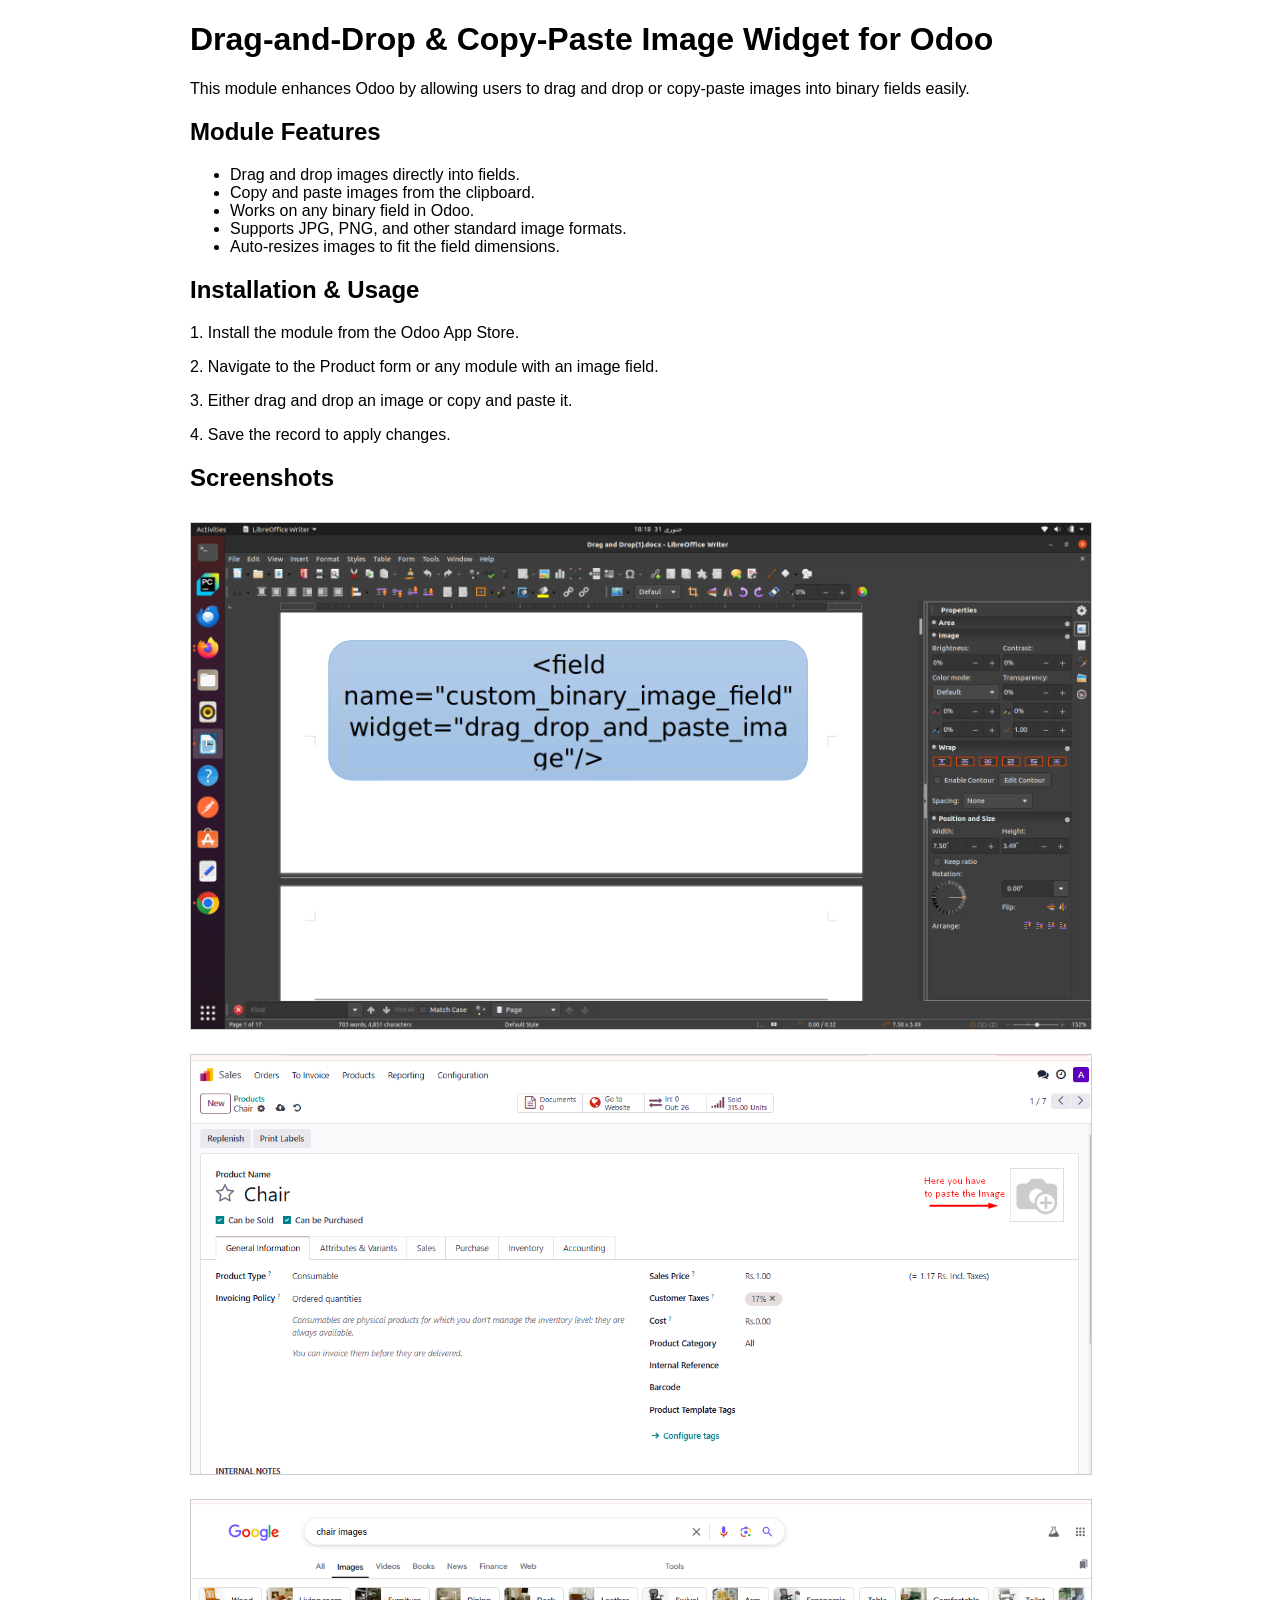
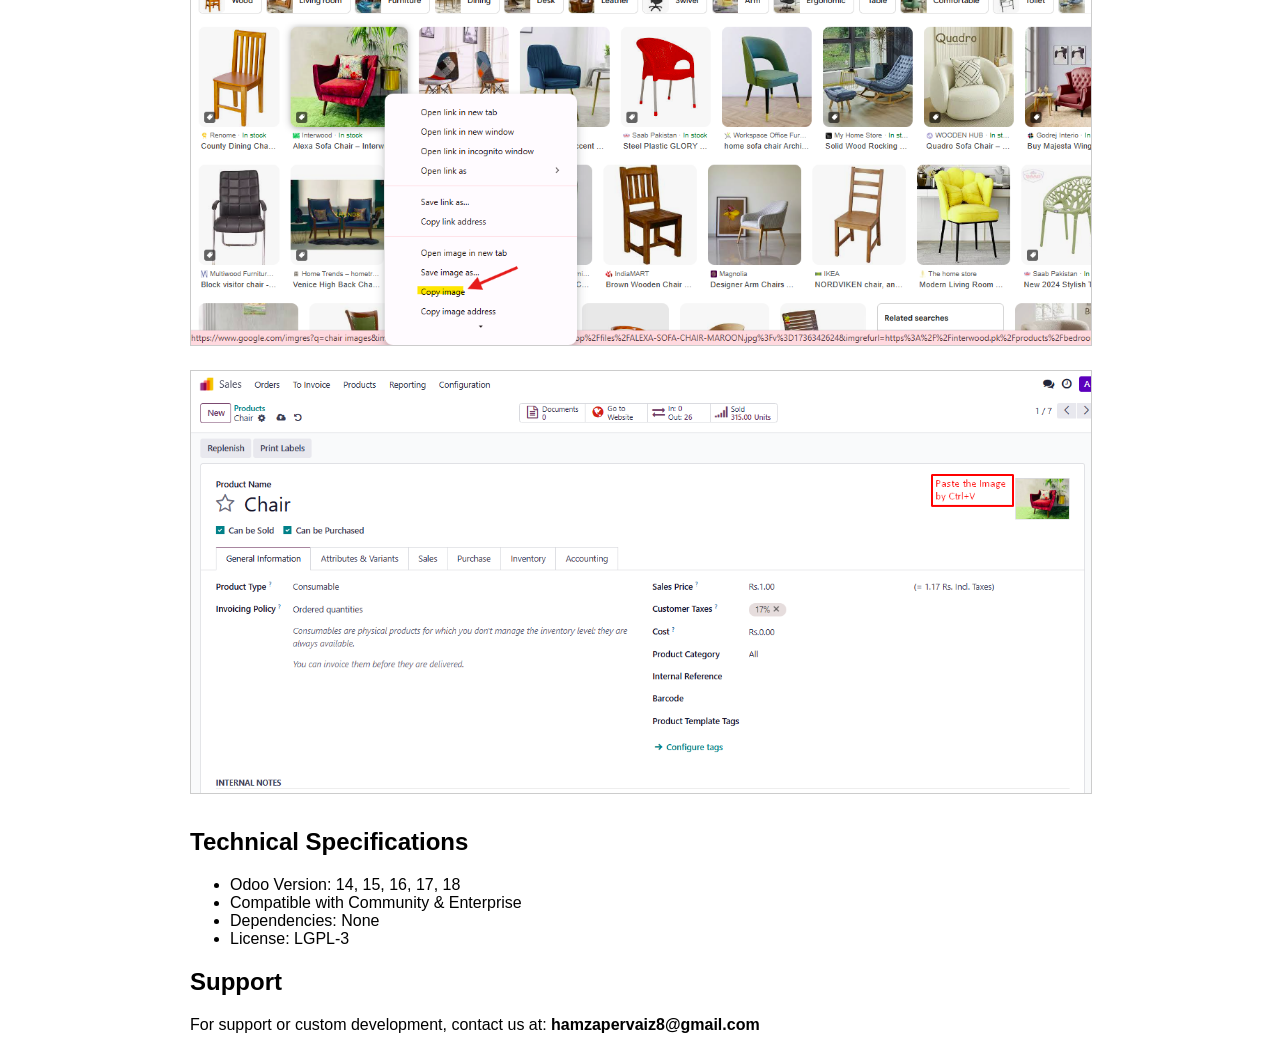
<file: drag_and_drop_binary_field/static/description/index.html>
<!DOCTYPE html>
<html lang="en">
<head>
    <meta charset="UTF-8">
    <meta name="viewport" content="width=device-width, initial-scale=1.0">
    <title>Odoo Module - Drag and Drop Image Widget</title>
    <style>
        body {
            font-family: Arial, sans-serif;
            margin: 20px;
            text-align: center;
        }
        .container {
            max-width: 900px;
            margin: auto;
            text-align: left;
        }
        .screenshot {
            width: 100%;
            border: 1px solid #ccc;
            margin: 10px 0;
        }
        .section {
            margin-bottom: 20px;
        }
    </style>
</head>
<body>
    <div class="container">
        <h1>Drag-and-Drop & Copy-Paste Image Widget for Odoo</h1>
        <p>This module enhances Odoo by allowing users to drag and drop or copy-paste images into binary fields easily.</p>
        
        <div class="section">
            <h2>Module Features</h2>
            <ul>
                <li>Drag and drop images directly into fields.</li>
                <li>Copy and paste images from the clipboard.</li>
                <li>Works on any binary field in Odoo.</li>
                <li>Supports JPG, PNG, and other standard image formats.</li>
                <li>Auto-resizes images to fit the field dimensions.</li>
            </ul>
        </div>
        
        <div class="section">
            <h2>Installation & Usage</h2>
            <p>1. Install the module from the Odoo App Store.</p>
            <p>2. Navigate to the Product form or any module with an image field.</p>
            <p>3. Either drag and drop an image or copy and paste it.</p>
            <p>4. Save the record to apply changes.</p>
        </div>
        
        <div class="section">
            <h2>Screenshots</h2>
            <img class="screenshot" src="screenshot1.png" alt="Drag and Drop Example">
            <img class="screenshot" src="screenshot2.png" alt="Copy-Paste Example">
            <img class="screenshot" src="screenshot3.png" alt="Copy-Paste Example">
                        <img class="screenshot" src="screenshot4.png" alt="Copy-Paste Example">
        </div>
        
        <div class="section">
            <h2>Technical Specifications</h2>
            <ul>
                <li>Odoo Version: 14, 15, 16, 17, 18</li>
                <li>Compatible with Community & Enterprise</li>
                <li>Dependencies: None</li>
                <li>License: LGPL-3</li>
            </ul>
        </div>
        
        <div class="section">
            <h2>Support</h2>
            <p>For support or custom development, contact us at: <strong>hamzapervaiz8@gmail.com</strong></p>
        </div>
    </div>
</body>
</html>
</file>
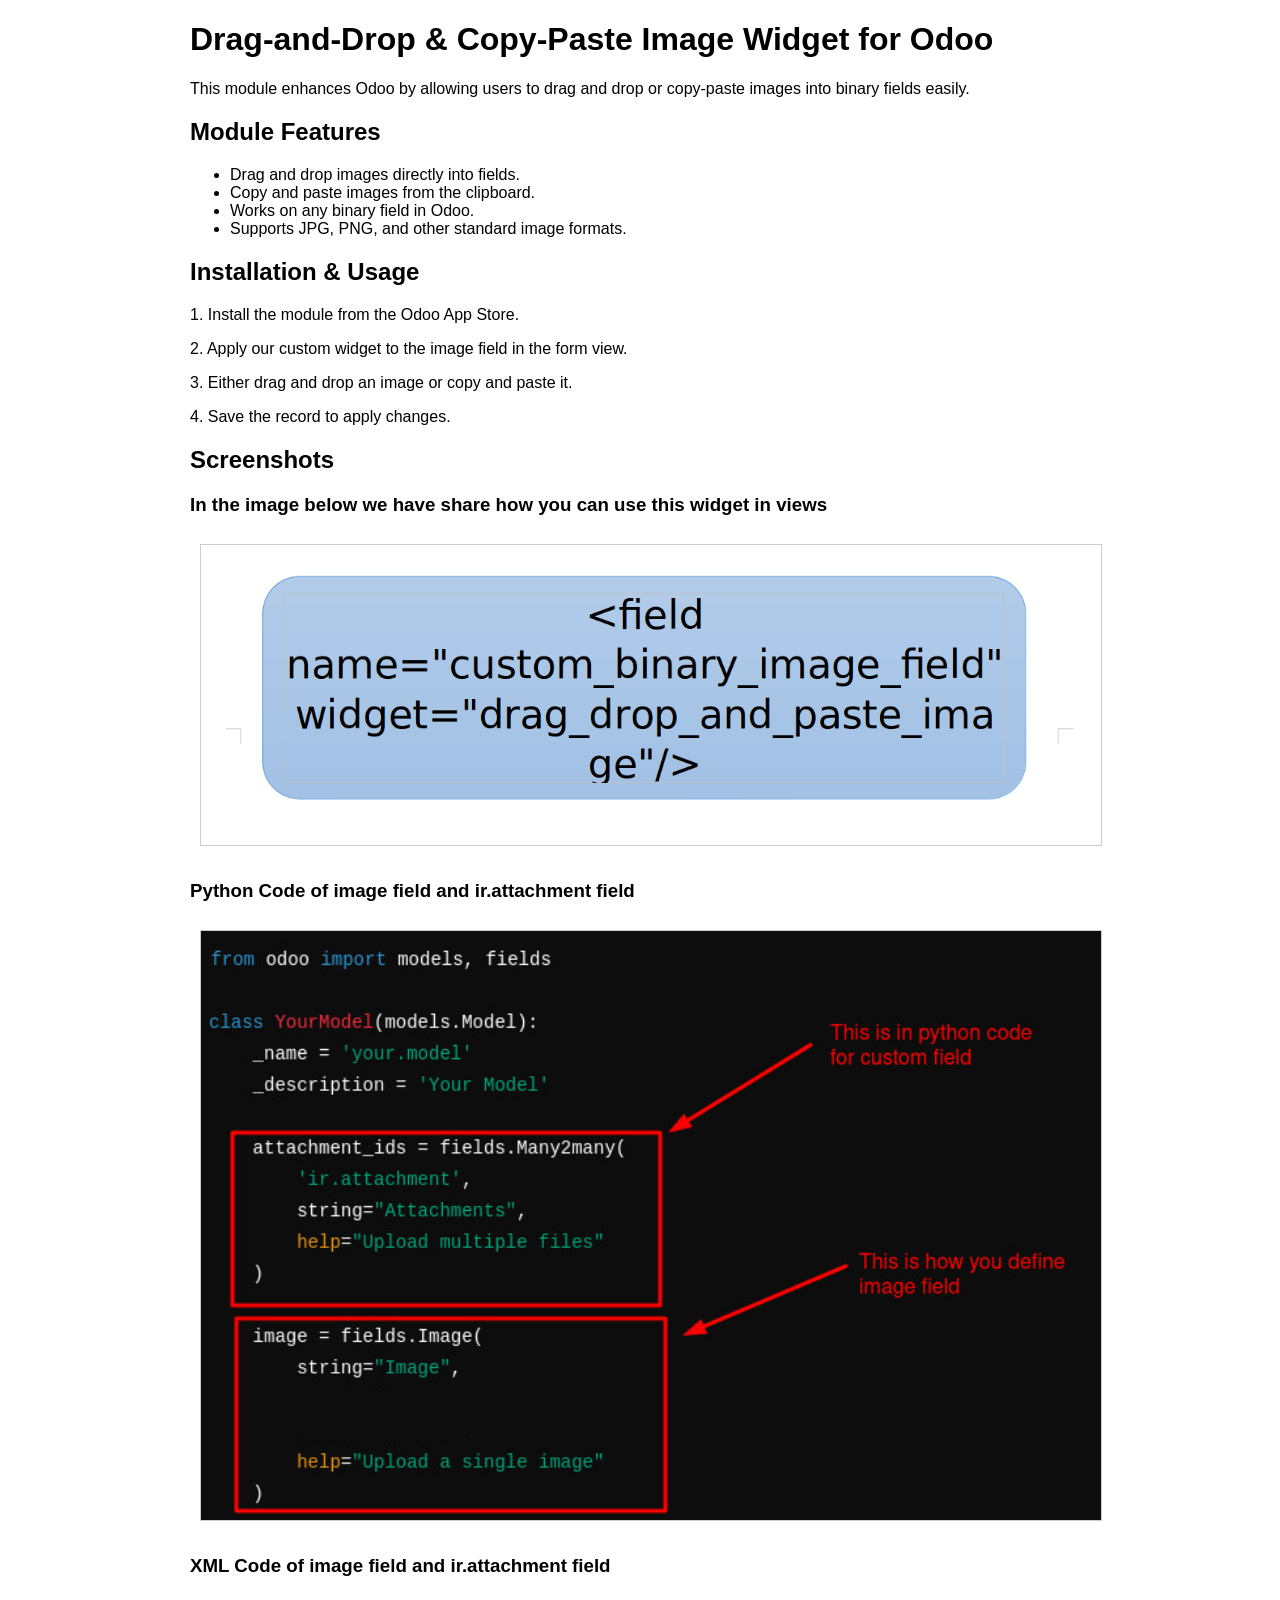
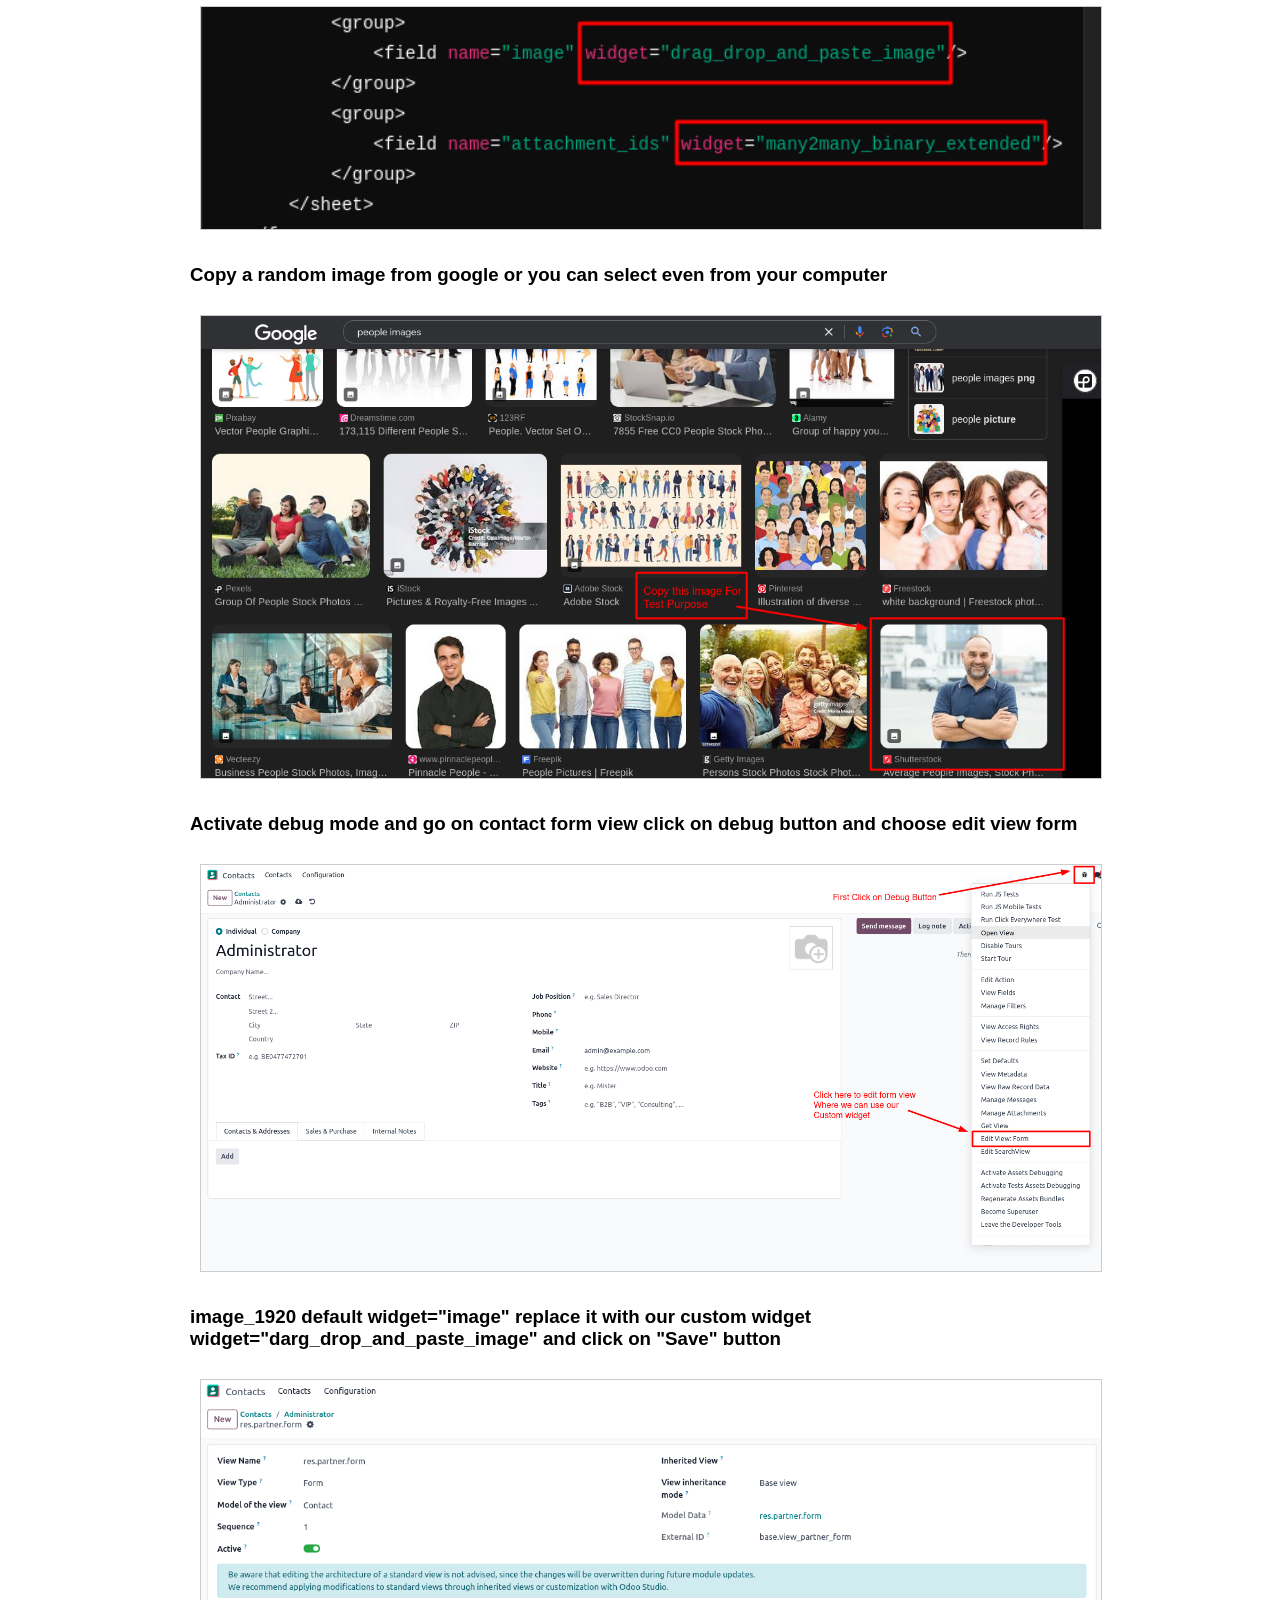
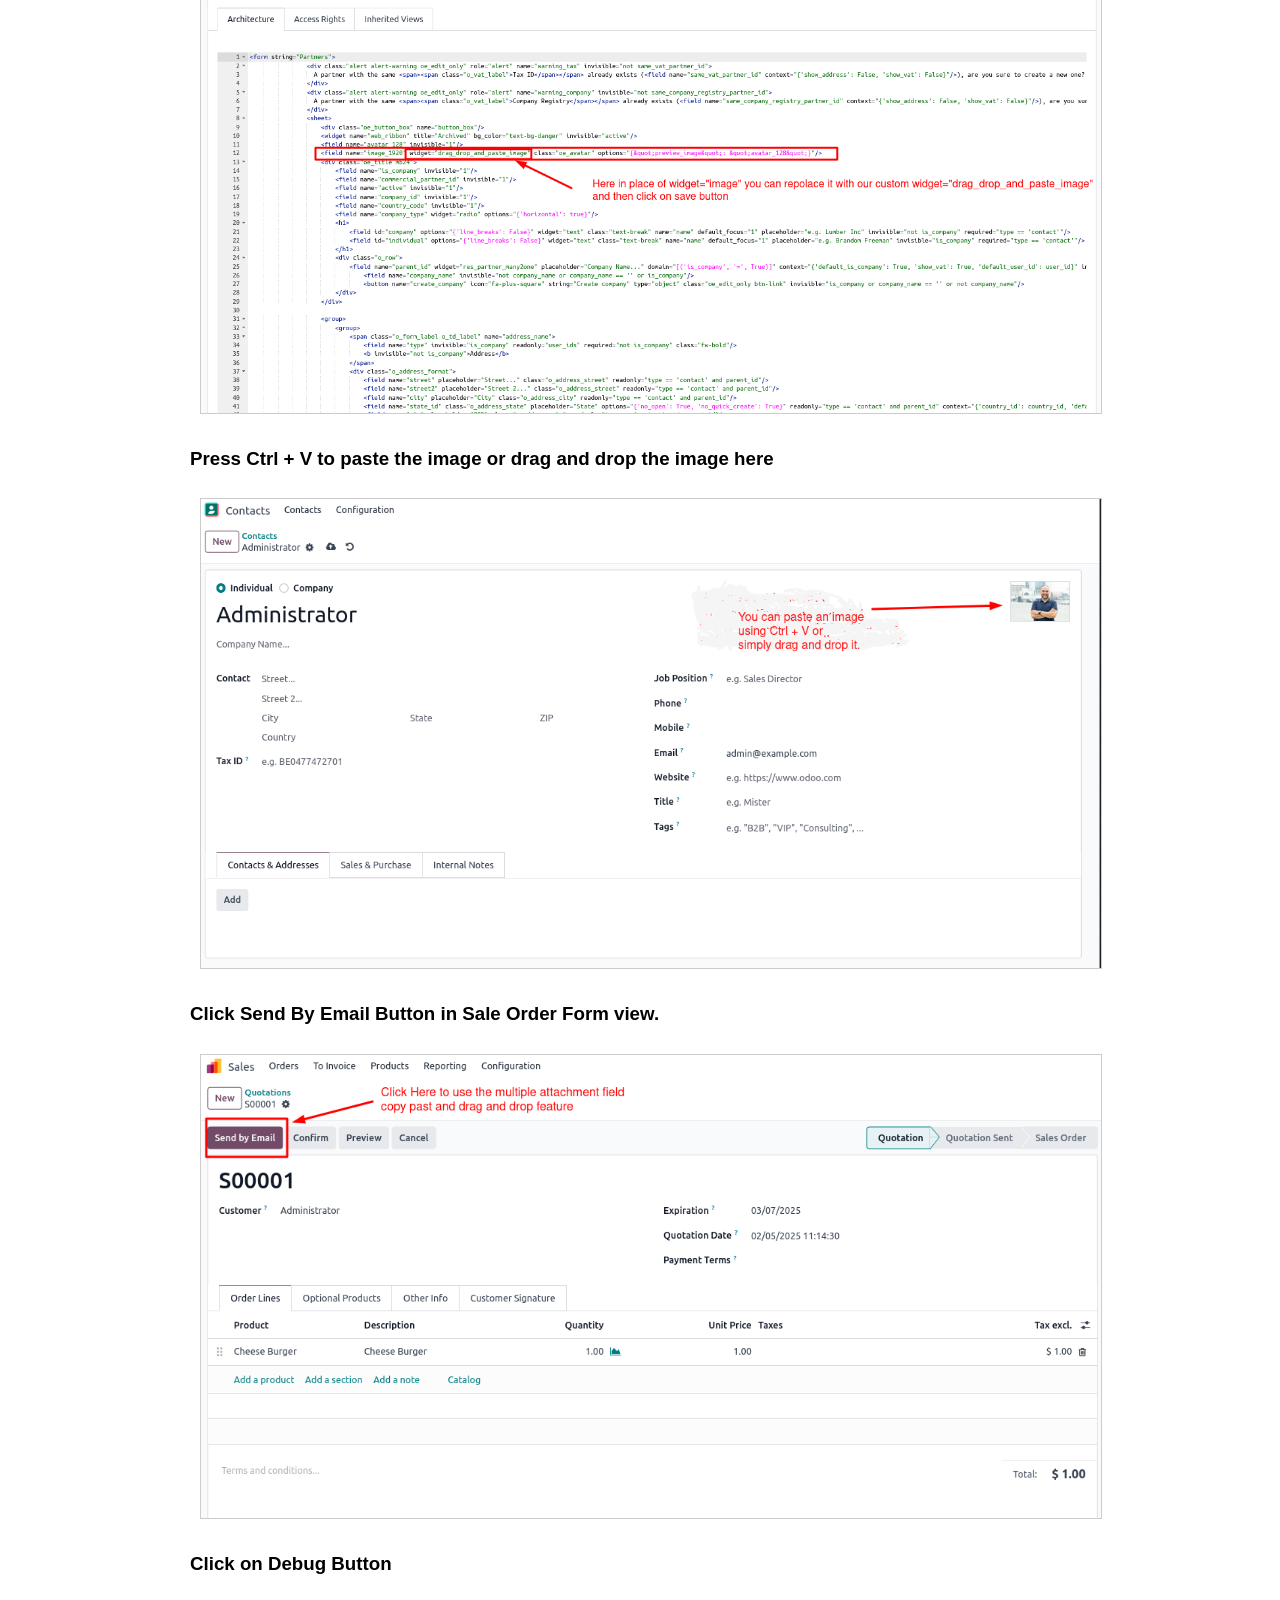
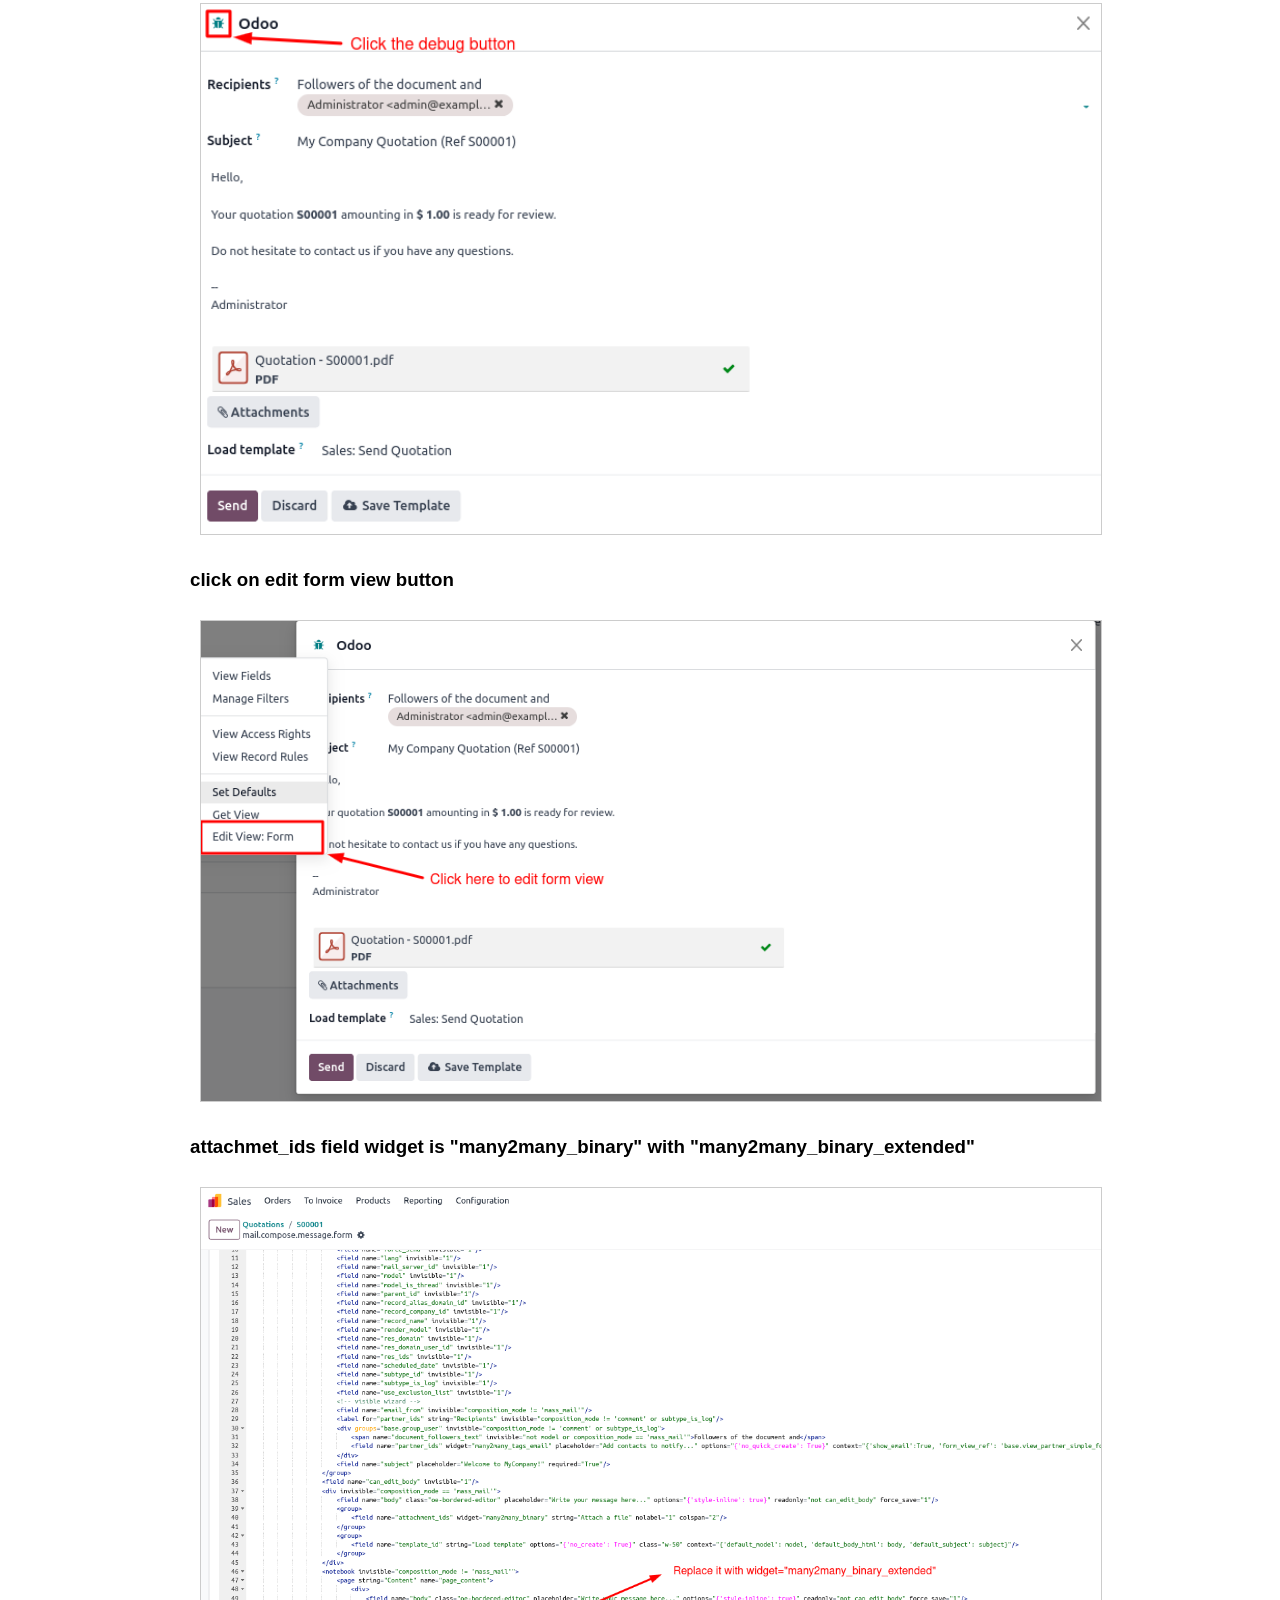
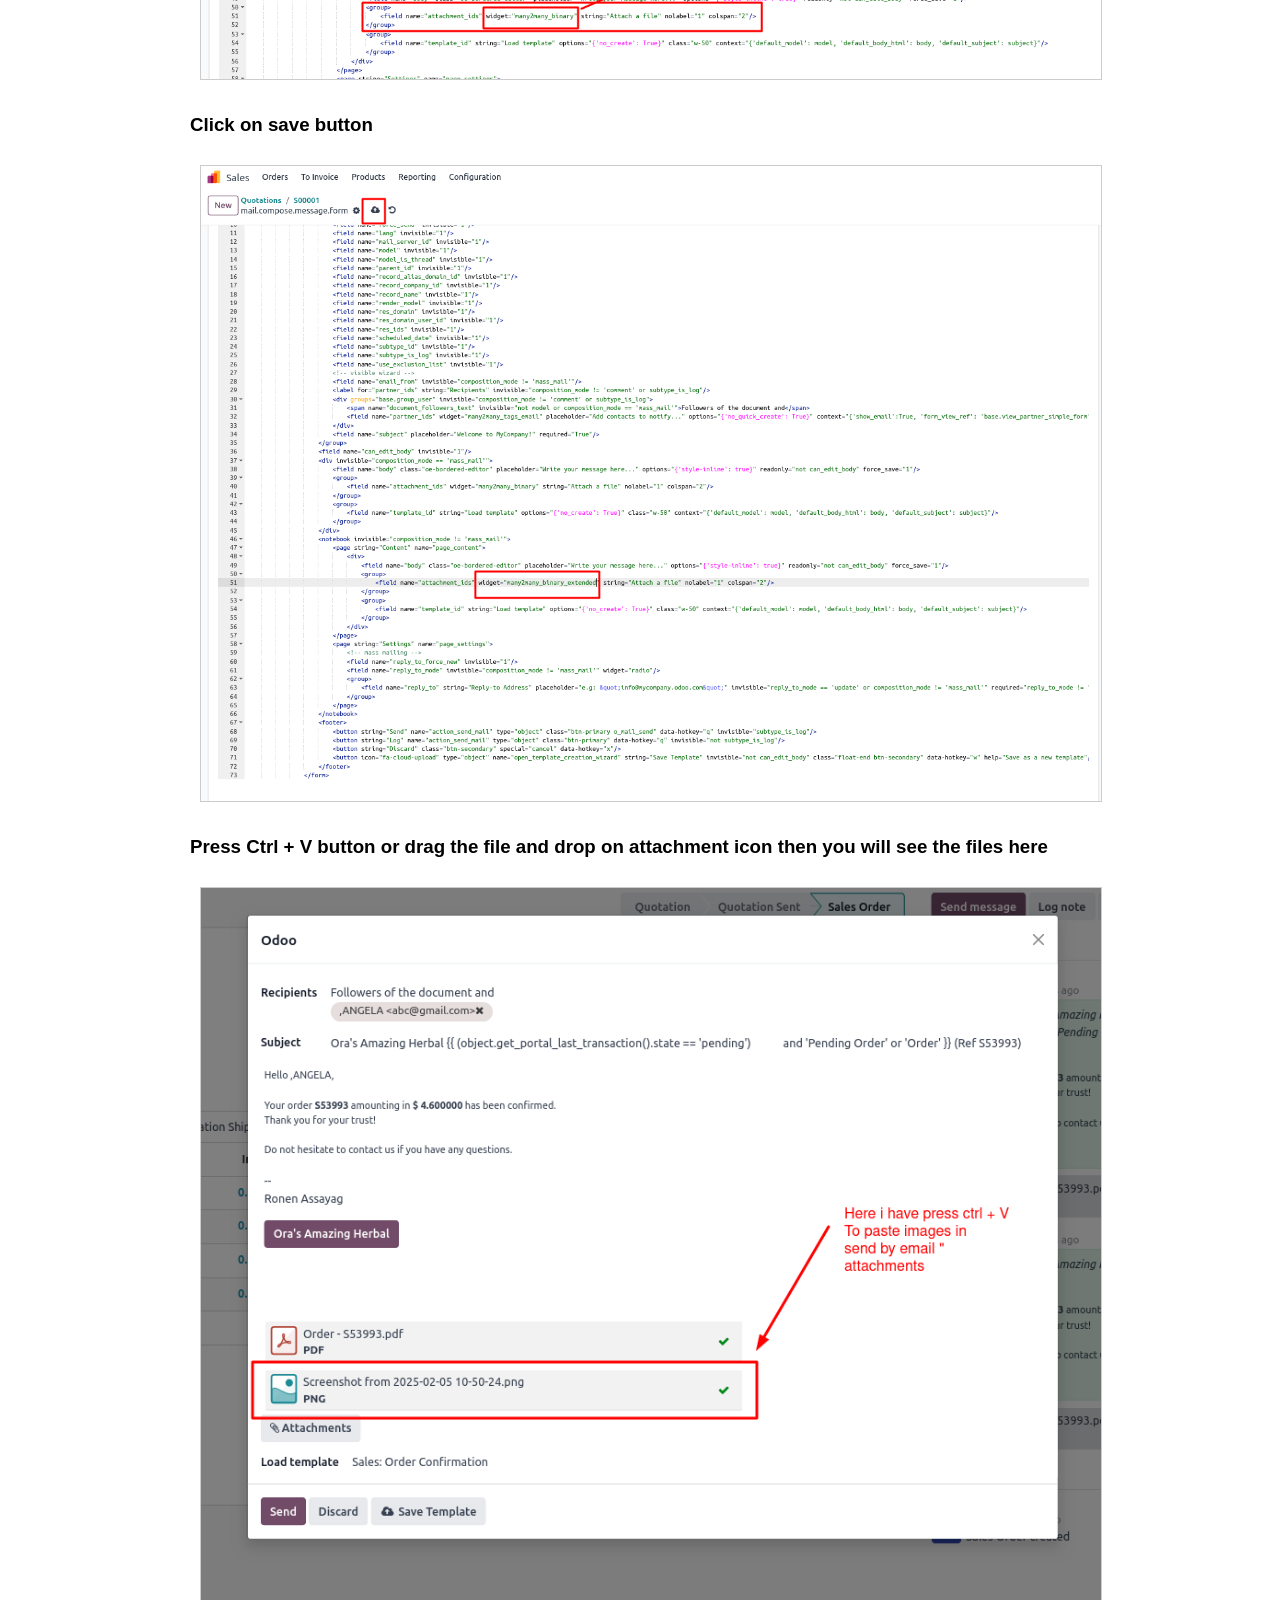
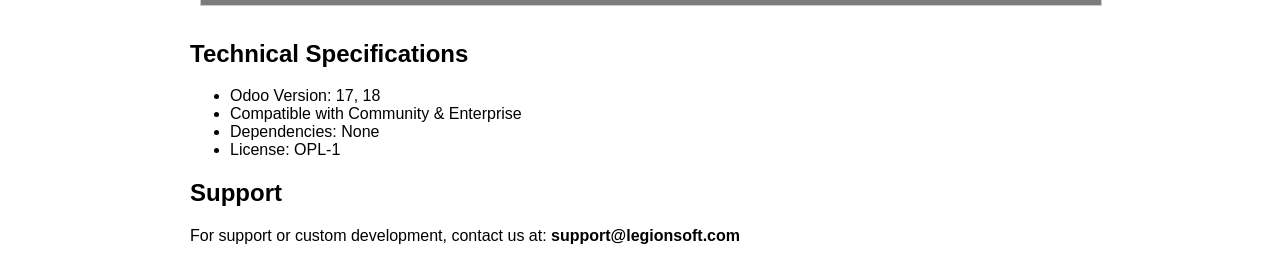
<file: legion_drag_and_drop_binary_field/static/description/index.html>
<!DOCTYPE html>
<html lang="en">
<head>
    <meta charset="UTF-8">
    <meta name="viewport" content="width=device-width, initial-scale=1.0">
    <title>Odoo Module - Drag and Drop Image Widget</title>
    <style>
        body {
            font-family: Arial, sans-serif;
            margin: 20px;
            text-align: center;
        }
        .container {
            max-width: 900px;
            margin: auto;
            text-align: left;
        }
        .screenshot {
            width: 100%;
            border: 1px solid #ccc;
            margin: 10px 10px;
        }
        .section {
            margin-bottom: 20px;
        }
        
    </style>
</head>
<body>
    <div class="container">
        <h1>Drag-and-Drop & Copy-Paste Image Widget for Odoo</h1>
        <p>This module enhances Odoo by allowing users to drag and drop or copy-paste images into binary fields easily.</p>
        
        <div class="section">
            <h2>Module Features</h2>
            <ul>
                <li>Drag and drop images directly into fields.</li>
                <li>Copy and paste images from the clipboard.</li>
                <li>Works on any binary field in Odoo.</li>
                <li>Supports JPG, PNG, and other standard image formats.</li>

            </ul>
        </div>
        
        <div class="section">
            <h2>Installation & Usage</h2>
            <p>1. Install the module from the Odoo App Store.</p>
            <p>2. Apply our custom widget to the image field in the form view.</p>
            <p>3. Either drag and drop an image or copy and paste it.</p>
            <p>4. Save the record to apply changes.</p>
        </div>
        
        <div class="section">
            <h2>Screenshots</h2>
            <h3> In the image below we have share how you can use this widget in views</h3>
                    <div class="section">
            <img class="screenshot mb-4" src="screenshot1.png" alt="Drag and Drop Example" style="width:100%;"><br/>
            </div>
            <h3> Python Code of image field and ir.attachment field </h3>
                                <div class="section">
            <img class="screenshot mb-4" src="Screenshot(16).jpg" alt="Drag and Drop Example" style="width:100%;"><br/>
            </div>
                        <h3> XML Code of image field and ir.attachment field </h3>
                                <div class="section">
            <img class="screenshot mb-4" src="Screenshot(17).png" alt="Drag and Drop Example" style="width:100%;"><br/>
            </div>
                        <h3> Copy a random image from google or you can select even from your computer </h3>
                                <div class="section">
            <img class="screenshot mb-4" src="Screenshot11.png" alt="Copy-Paste Example" style="width:100%;"><br/>
            </div>
            <h3> Activate debug mode and go on contact form view click on debug button and choose edit view form </h3>
                                <div class="section">
            <img class="screenshot mb-4" src="Screenshot12.png" alt="Copy-Paste Example" style="width:100%;"><br/>
            </div>
            <h3> image_1920 default widget="image" replace it with our custom widget widget="darg_drop_and_paste_image" and click on "Save" button </h3>
                                <div class="section">
            <img class="screenshot mb-4" src="Screenshot13.png" alt="Copy-Paste Example" style="width:100%;"><br/>
            </div>
            <h3> Press Ctrl + V to paste the image or drag and drop the image here </h3>
                                <div class="section">
            <img class="screenshot mb-4" src="Screenshot14.png" alt="Copy-Paste Example" style="width:100%;"><br/>
            </div>
            <h3> Click Send By Email Button in Sale Order Form view. </h3>
                                <div class="section">
            <img class="screenshot mb-4" src="Screenshot(11).png" alt="Drag and Drop Example" style="width:100%;"><br/>
            </div>
            <h3> Click on Debug Button </h3>
                                <div class="section">
            <img class="screenshot mb-4" src="Screenshot(12).png" alt="Drag and Drop Example" style="width:100%;"><br/>
            </div>
            <h3> click on edit form view button </h3>
                                <div class="section">
            <img class="screenshot mb-4" src="Screenshot(13).png" alt="Drag and Drop Example" style="width:100%;"><br/>
            </div>
            <h3> attachmet_ids field widget is "many2many_binary" with "many2many_binary_extended" </h3>
                                <div class="section">
            <img class="screenshot mb-4" src="Screenshot(14).png" alt="Drag and Drop Example" style="width:100%;"><br/>
            </div>
            <h3> Click on save button </h3>
                                <div class="section">
            <img class="screenshot mb-4" src="Screenshot(15).png" alt="Drag and Drop Example" style="width:100%;"><br/>
            </div>
            <h3> Press Ctrl + V button or drag the file and drop on attachment icon then you will see the files here </h3>
                                <div class="section">
            <img class="screenshot mb-4" src="Screenshot(18).png" alt="Drag and Drop Example" style="width:100%;"><br/>
            </div>
                                                                        

        </div>
        
        <div class="section">
            <h2>Technical Specifications</h2>
            <ul>
                <li>Odoo Version: 17, 18</li>
                <li>Compatible with Community & Enterprise</li>
                <li>Dependencies: None</li>
                <li>License: OPL-1</li>
            </ul>
        </div>
        
        <div class="section">
            <h2>Support</h2>
            <p>For support or custom development, contact us at: <strong>support@legionsoft.com</strong></p>
        </div>
    </div>
</body>
</html>
</file>
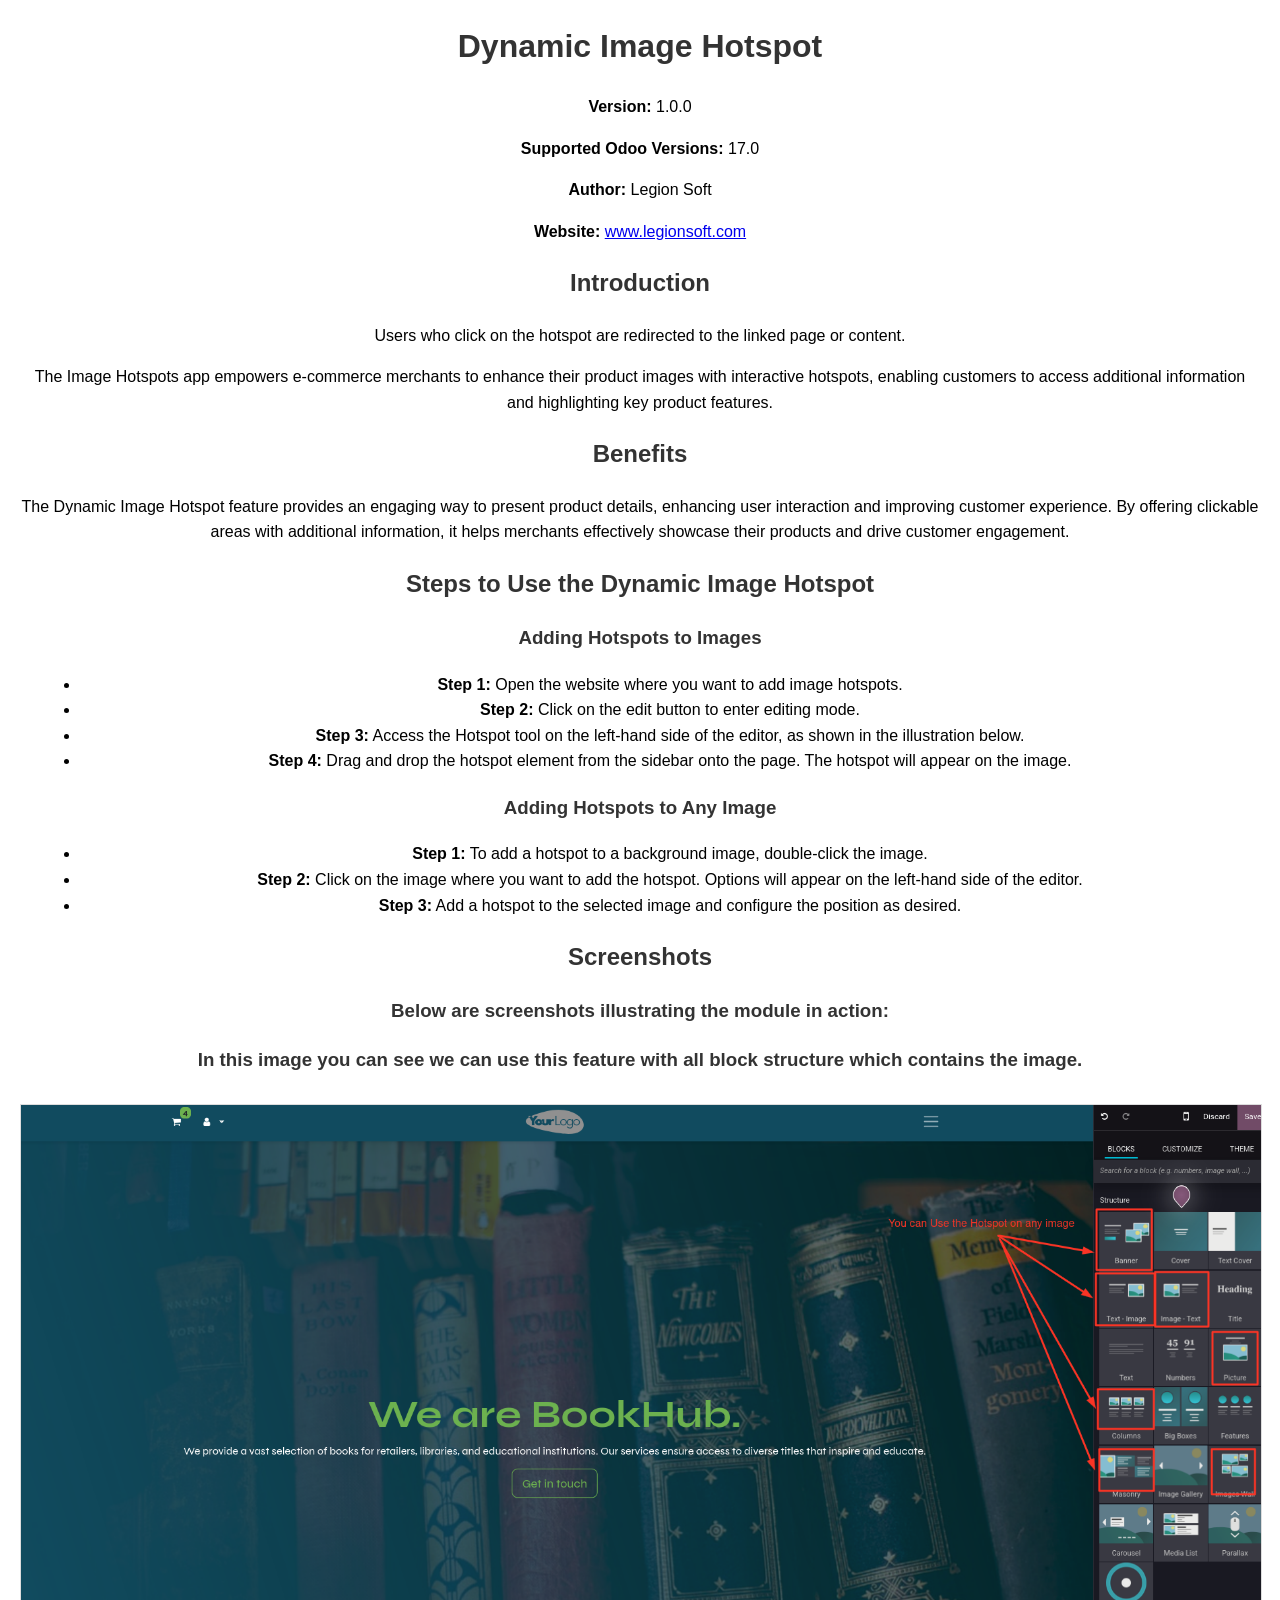
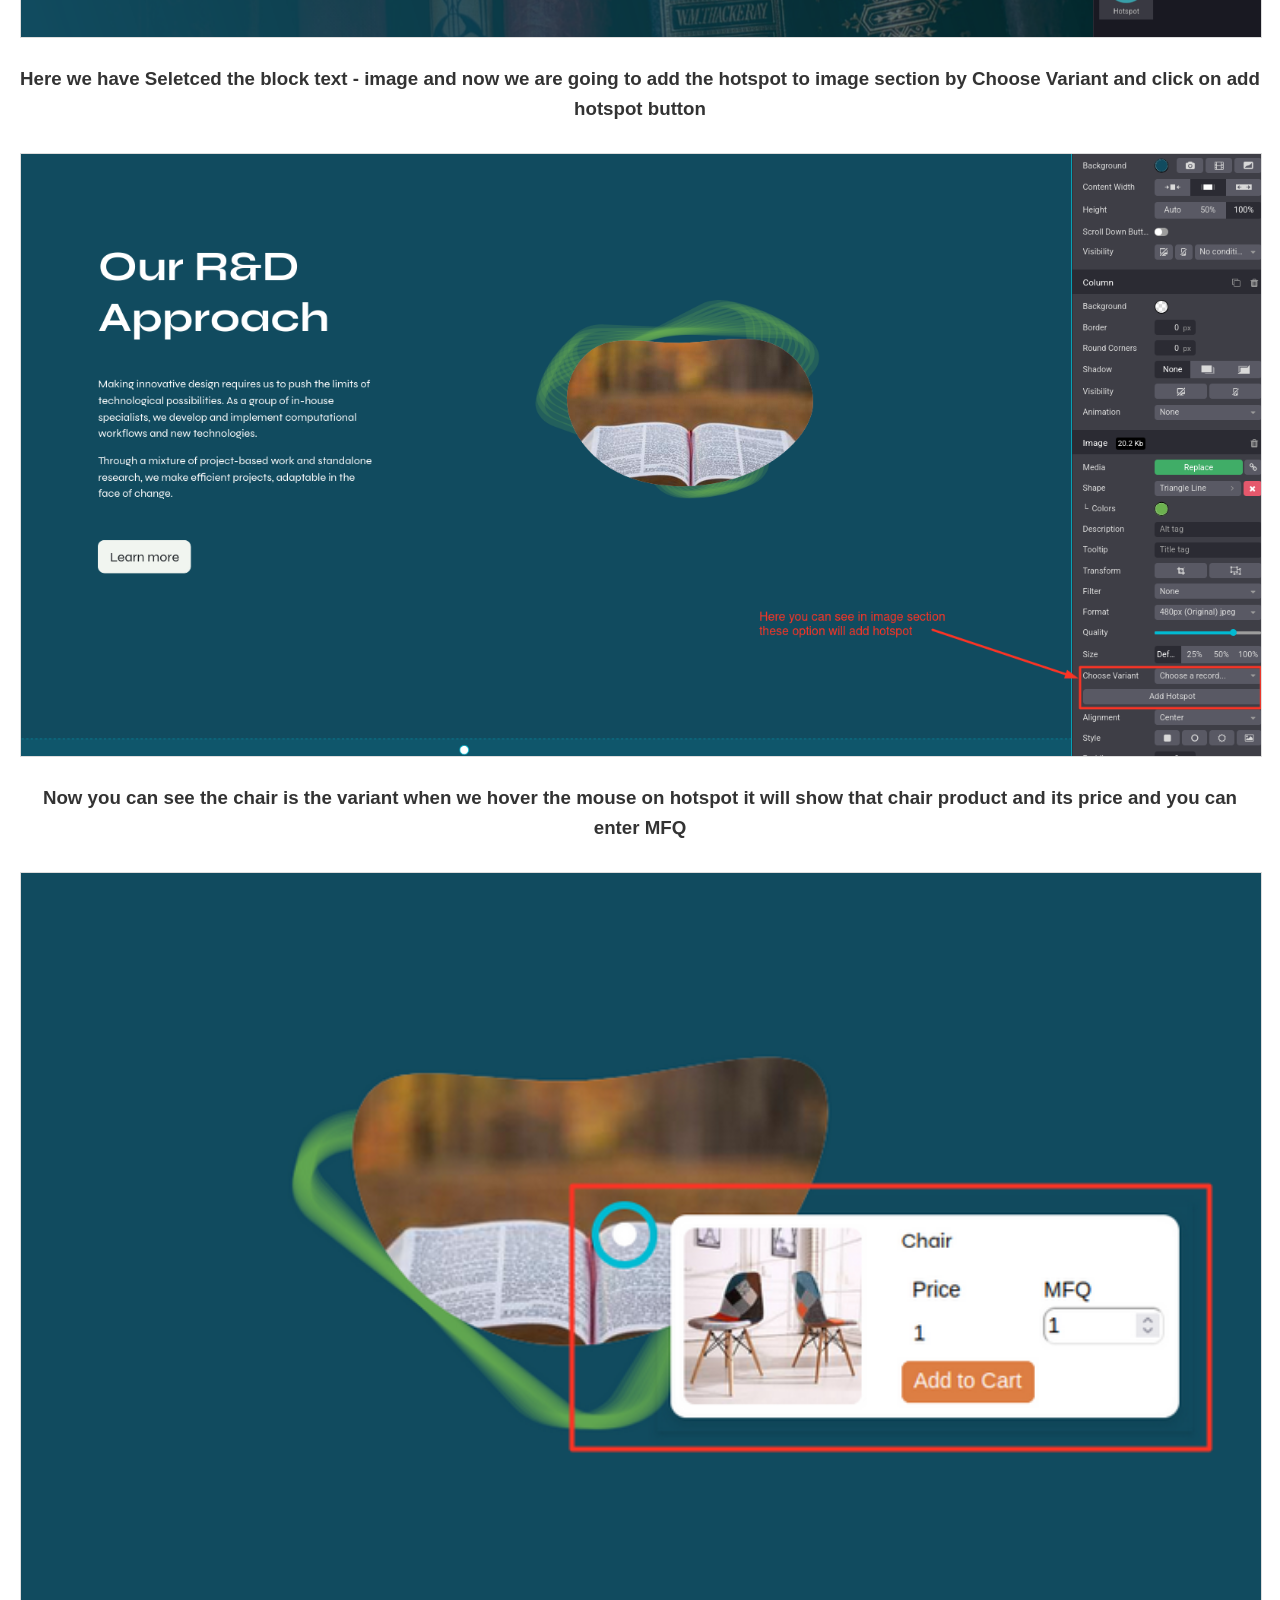
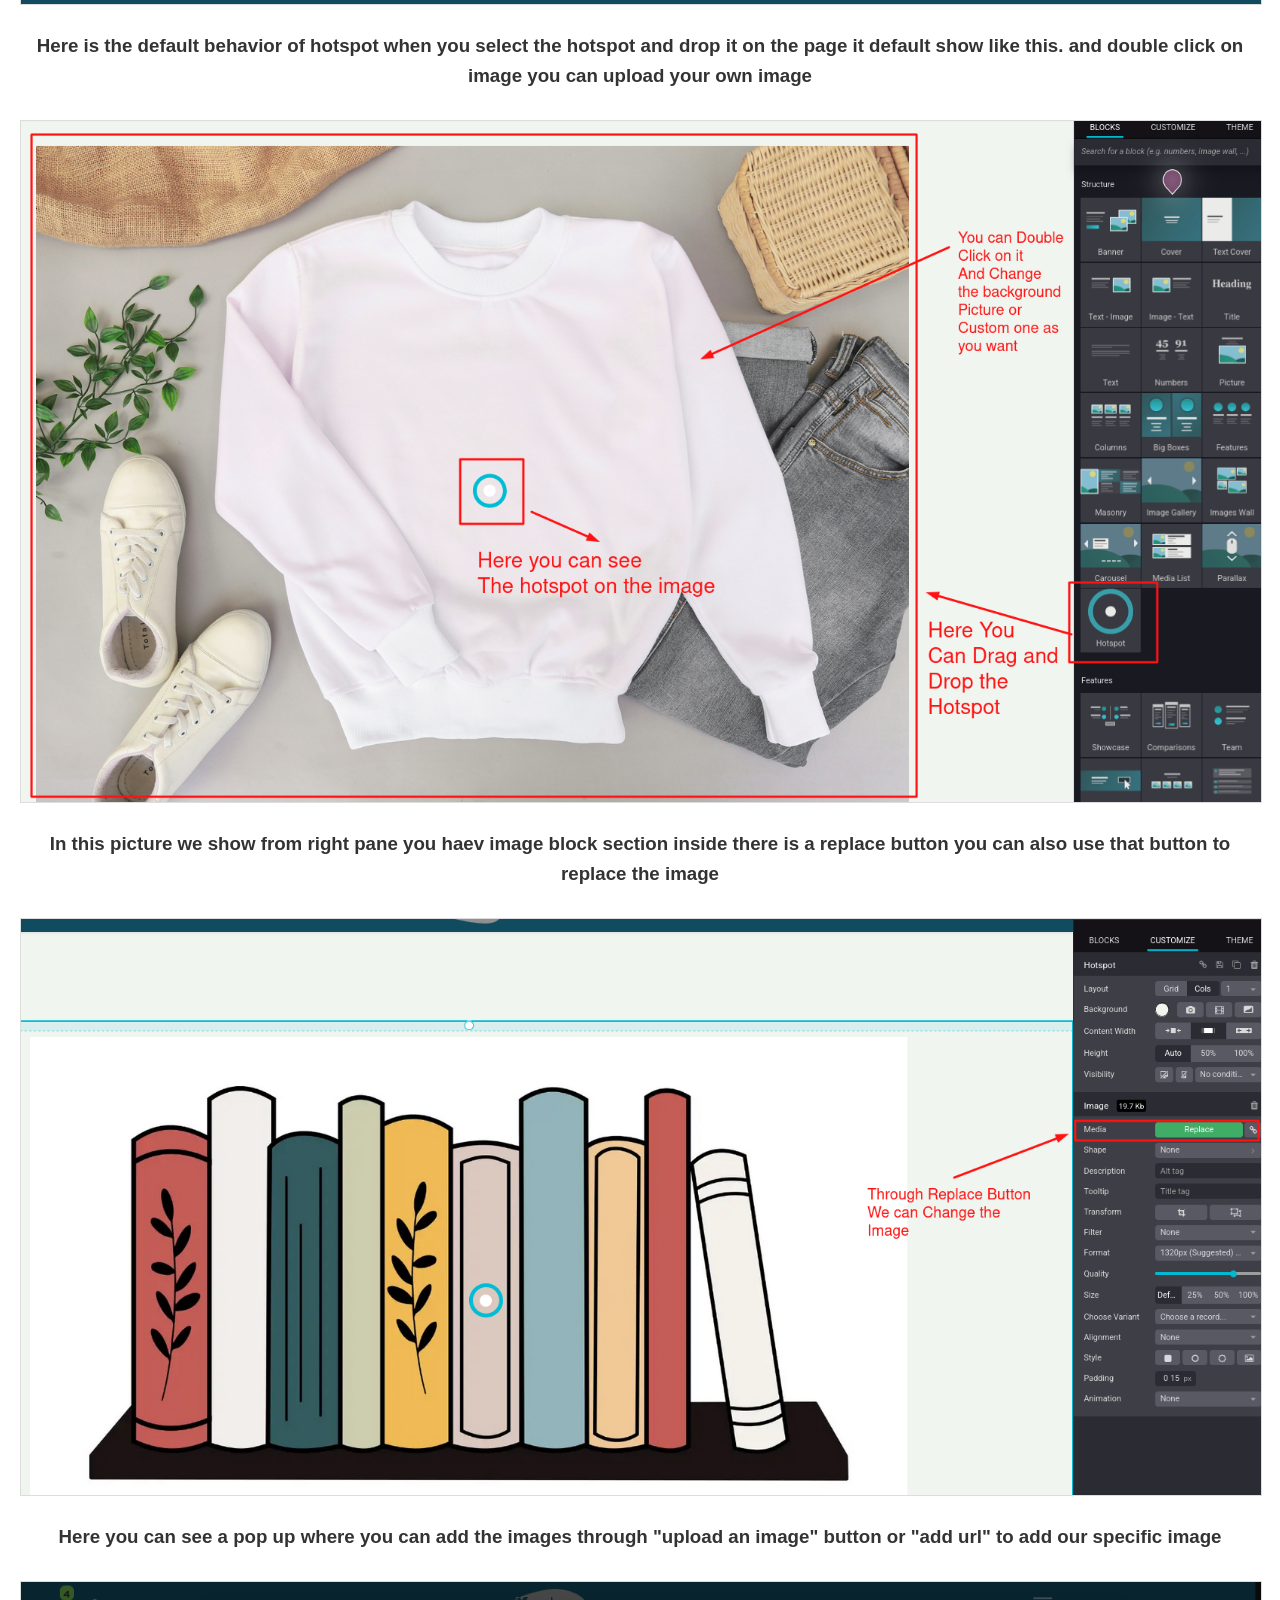
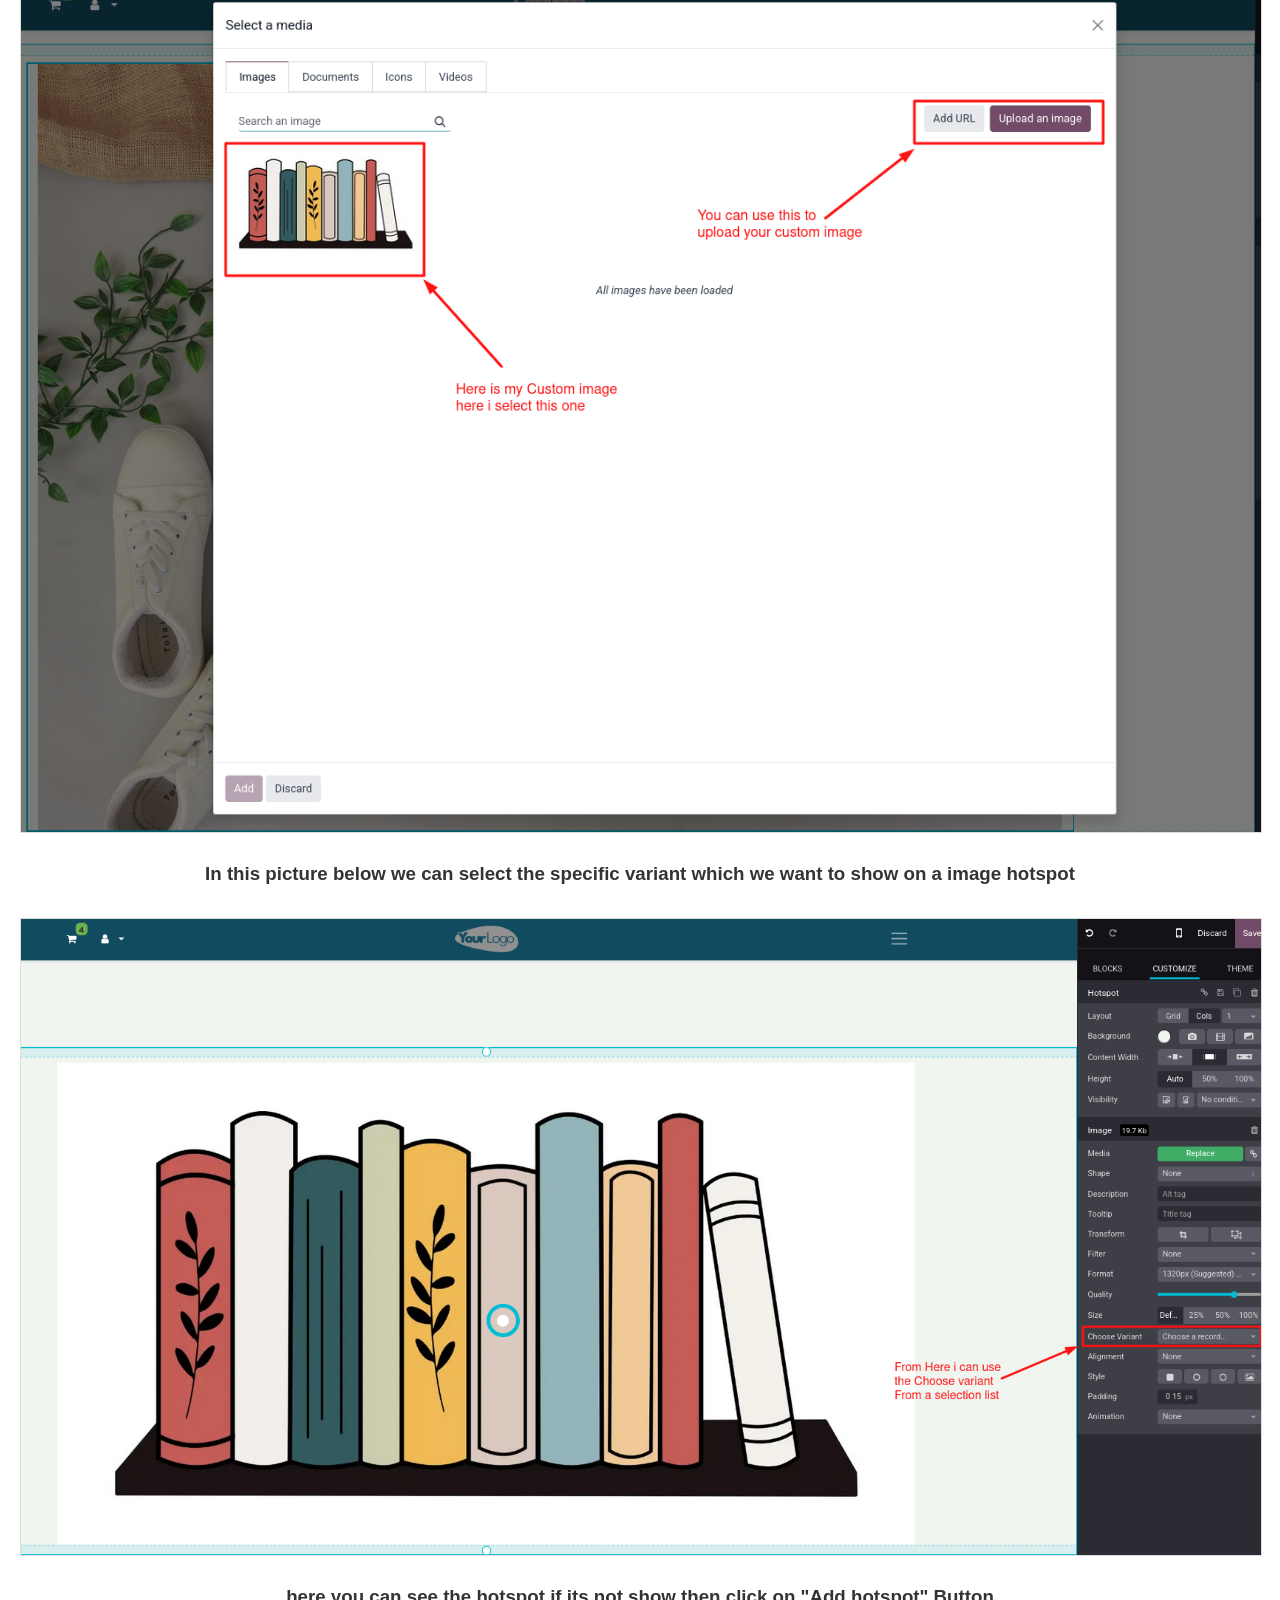
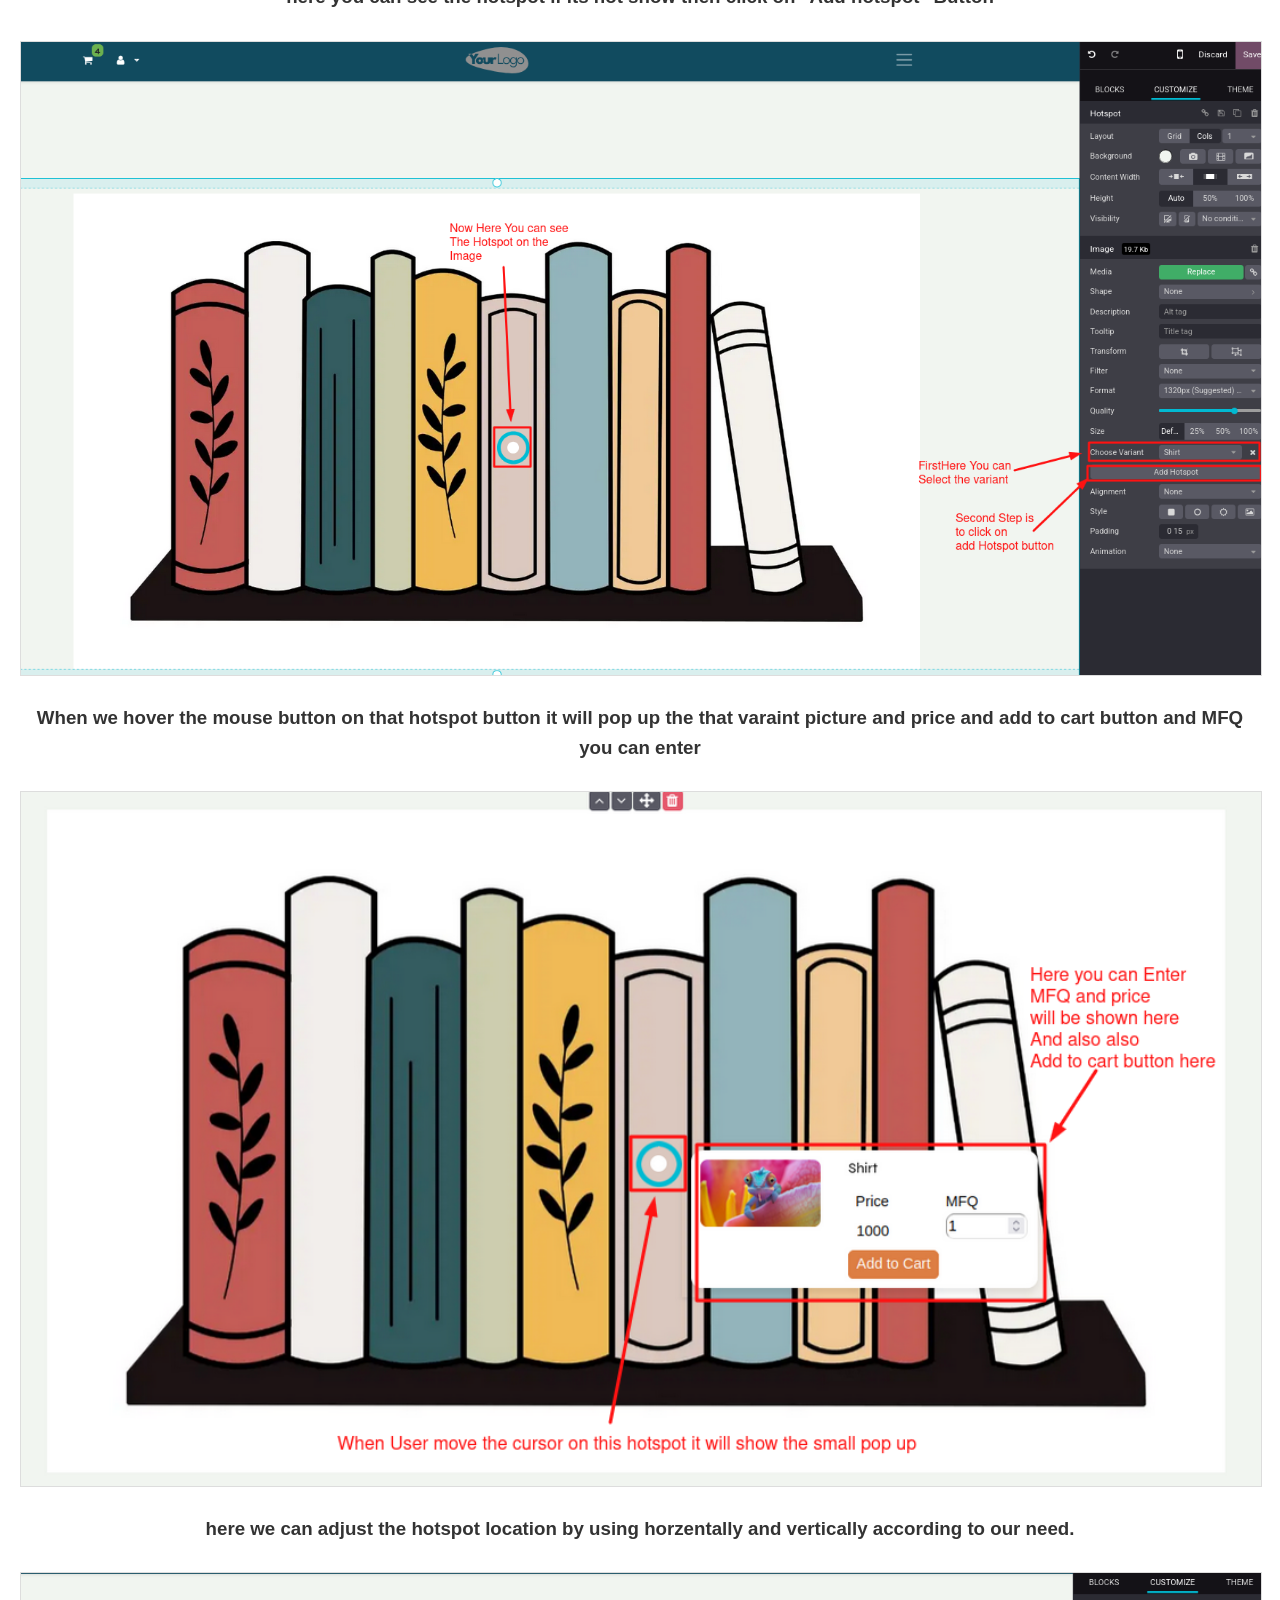
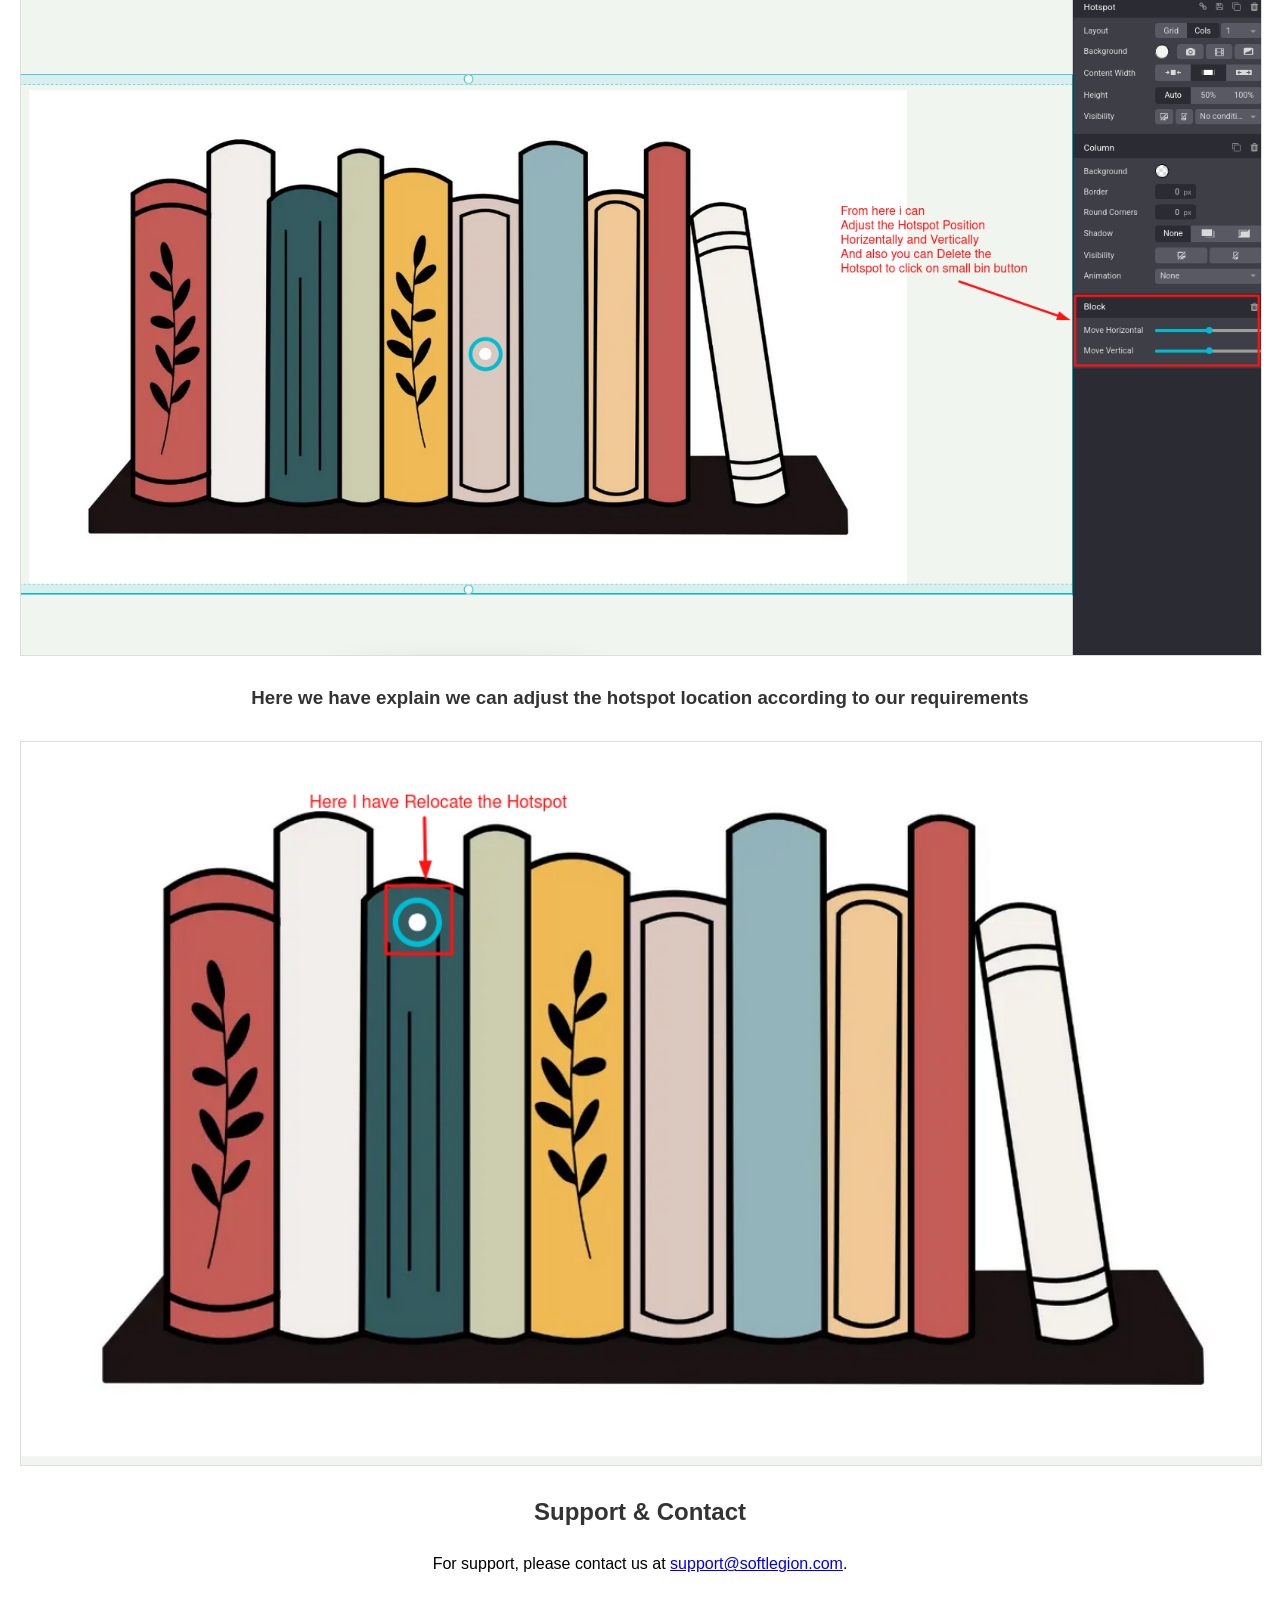
<file: legion_dynamic_image_hotspot/static/description/index.html>
<!DOCTYPE html>
<html>
<head>
    <meta charset="UTF-8">
    <meta name="viewport" content="width=device-width, initial-scale=1.0">
    <title>Dynamic Image Hotspot - Odoo App Store</title>
    <style>
        body {
            font-family: Arial, sans-serif;
            margin: 20px;
            padding: 0;
            line-height: 1.6;
                        text-align: center;
        }
        h1, h2, h3 {
            color: #333;
        }
        ul {
            list-style: disc;
            margin-left: 20px;
        }
        .screenshot {
            max-width: 100%;
            border: 1px solid #ddd;
            margin-top: 10px;
        }
    </style>
</head>
<body>
    <h1>Dynamic Image Hotspot</h1>
    <p><strong>Version:</strong> 1.0.0</p>
    <p><strong>Supported Odoo Versions:</strong> 17.0</p>
    <p><strong>Author:</strong> Legion Soft</p>
    <p><strong>Website:</strong> <a href="https://www.legionsoft.com">www.legionsoft.com</a></p>
    
    <h2>Introduction</h2>
    <p>Users who click on the hotspot are redirected to the linked page or content.</p>
    <p>The Image Hotspots app empowers e-commerce merchants to enhance their product images with interactive hotspots, enabling customers to access additional information and highlighting key product features. </p>
    
    
    <h2>Benefits</h2>
    <p>The Dynamic Image Hotspot feature provides an engaging way to present product details, enhancing user interaction and improving customer experience. By offering clickable areas with additional information, it helps merchants effectively showcase their products and drive customer engagement.</p>
    
    
    <h2>Steps to Use the Dynamic Image Hotspot</h2>
    <h3>Adding Hotspots to Images</h3>
    <ul>
        <li><strong>Step 1:</strong> Open the website where you want to add image hotspots.</li>
        <li><strong>Step 2:</strong> Click on the edit button to enter editing mode.</li>
        <li><strong>Step 3:</strong> Access the Hotspot tool on the left-hand side of the editor, as shown in the illustration below.</li>
        <li><strong>Step 4:</strong> Drag and drop the hotspot element from the sidebar onto the page. The hotspot will appear on the image.</li>
    </ul>
    
    <h3>Adding Hotspots to Any Image</h3>
    <ul>
        <li><strong>Step 1:</strong> To add a hotspot to a background image, double-click the image.</li>
        <li><strong>Step 2:</strong> Click on the image where you want to add the hotspot. Options will appear on the left-hand side of the editor.</li>
        <li><strong>Step 3:</strong> Add a hotspot to the selected image and configure the position as desired.</li>
    </ul>
    
    <h2>Screenshots</h2>
    <h3>Below are screenshots illustrating the module in action:</h3>
    <h3> In this image you can see we can use this feature with all block structure which contains the image. </h3>
        <img src="Screenshot1.png" alt="Before Installation" class="screenshot mb-4" style="width:100%;"><br/>
        <h3> Here we have Seletced the block text - image and now we are going to add the hotspot to image section by Choose Variant and click on add hotspot button </h3>
            <img src="Screenshot2.png" alt="Before Installation" class="screenshot mb-4" style="width:100%;"><br/>
            <h3> Now you can see the chair is the variant when we hover the mouse on hotspot it will show that chair product and its price and you can enter MFQ </h3>
                <img src="Screenshot3.png" alt="Before Installation" class="screenshot mb-4" style="width:100%;"><br/>
                <h3> Here is the default behavior of hotspot when you select the hotspot and drop it on the page it default show like this. and double click on image you can upload your own image</h3>
    <img src="Screenshot(6).png" alt="Before Installation" class="screenshot mb-4" style="width:100%;"><br/>
    <h3> In this picture we show from right pane you haev image block section inside there is a replace button you can also use that button to replace the image </h3>
    <img src="Screenshot(7).png" alt="Hotspot Tool" class="screenshot mb-4" style="width:100%;"><br/>
    <h3> Here you can see a pop up where you can add the images through "upload an image" button or "add url" to add our specific image </h3>
    <img src="Screenshot(8).png" alt="Drag and Drop Hotspot" class="screenshot mb-4" style="width:100%;"><br/>
	<h3> In this picture below we can select the specific variant which we want to show on a image hotspot </h3>
    <img src="Screenshot(19).png" alt="Customize Hotspot" class="screenshot mb-4" style="width:100%;">
    <h3> here you can see the hotspot if its not show then click on "Add hotspot" Button </h3>
        <img src="Screenshot(20).png" alt="Customize Hotspot" class="screenshot mb-4" style="width:100%;">
        <h3> When we hover the mouse button on that hotspot button it will pop up the that varaint picture and price and add to cart button and MFQ you can enter </h3>
            <img src="Screenshot(21).png" alt="Customize Hotspot" class="screenshot mb-4" style="width:100%;">
            <h3> here we can adjust the hotspot location by using horzentally and vertically according to our need. </h3>
                <img src="Screenshot(22).png" alt="Customize Hotspot" class="screenshot mb-4" style="width:100%;">
                <h3> Here we have explain we can adjust the hotspot location according to our requirements </h3>
                    <img src="Screenshot(23).png" alt="Customize Hotspot" class="screenshot mb-4" style="width:100%;">

   
    
    <h2>Support & Contact</h2>
    <p>For support, please contact us at <a href="mailto:support@softlegion.com">support@softlegion.com</a>.</p>
</body>
</html>
</file>
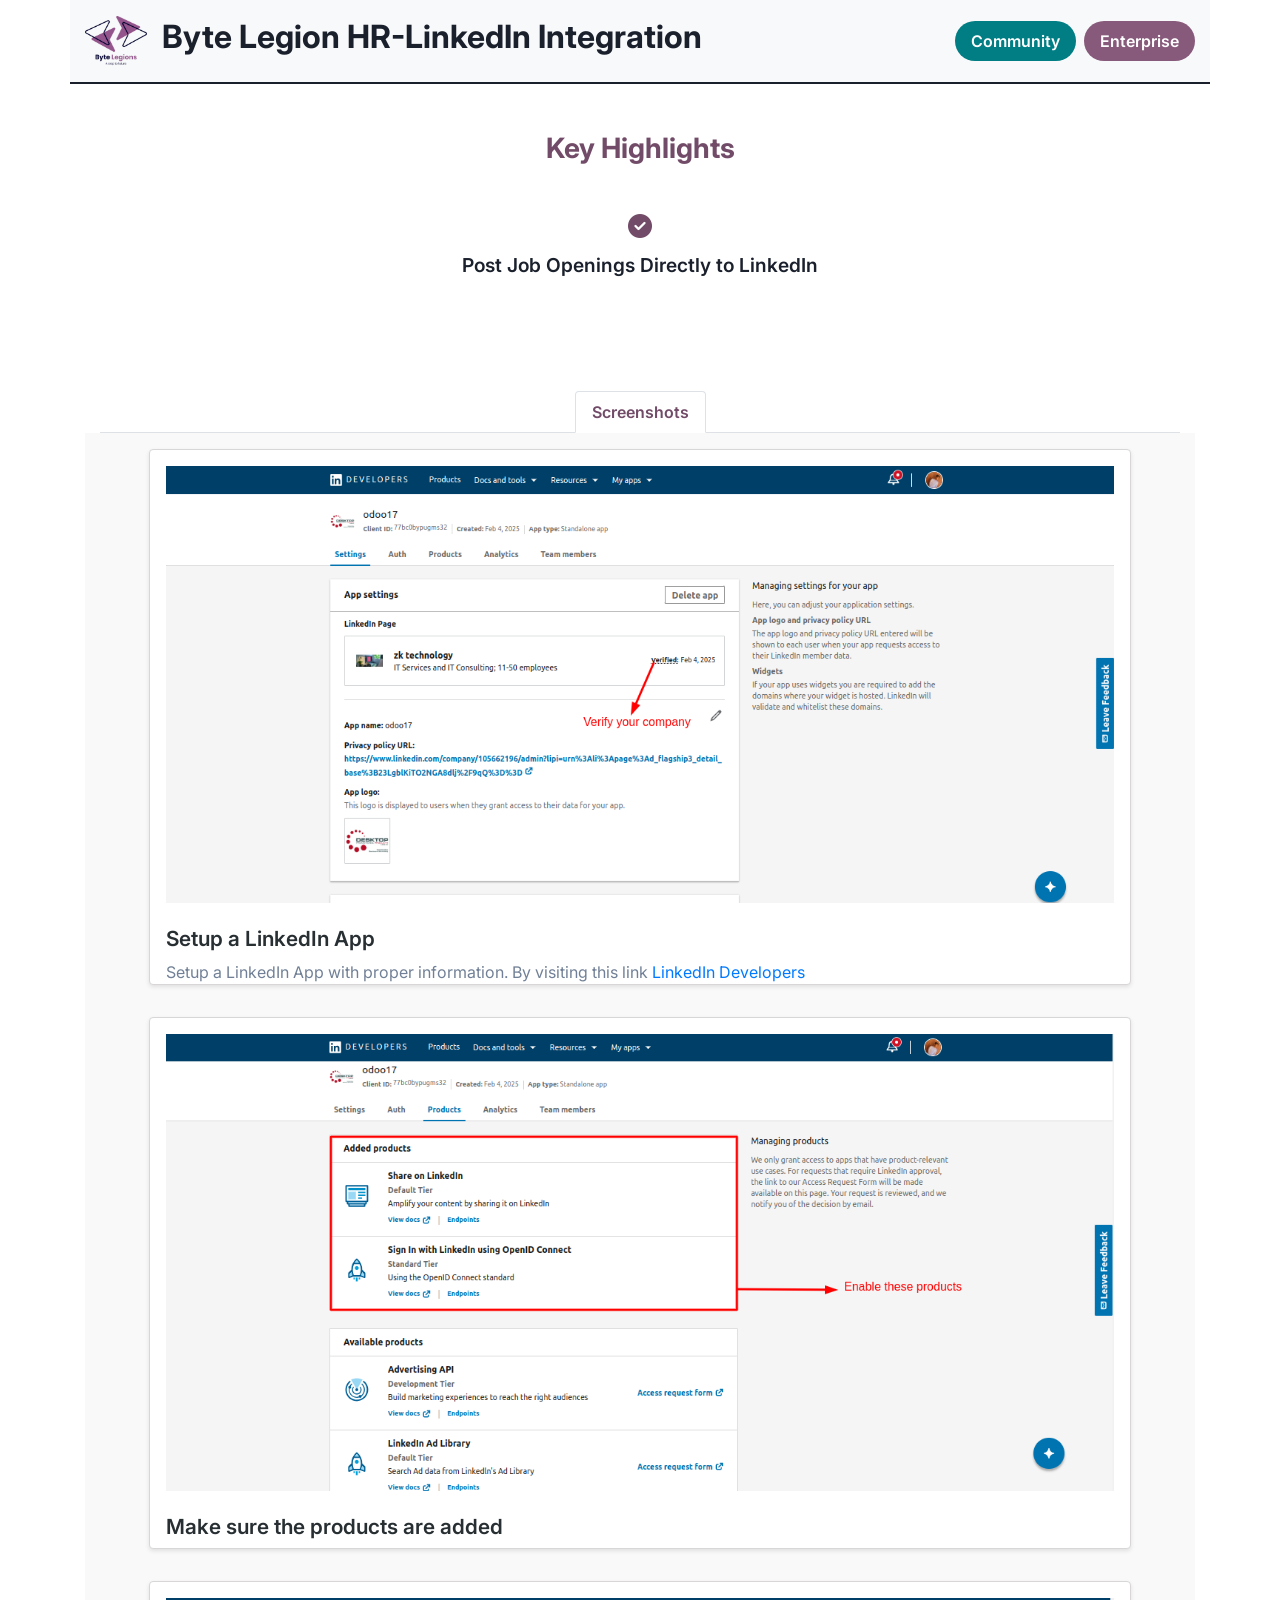
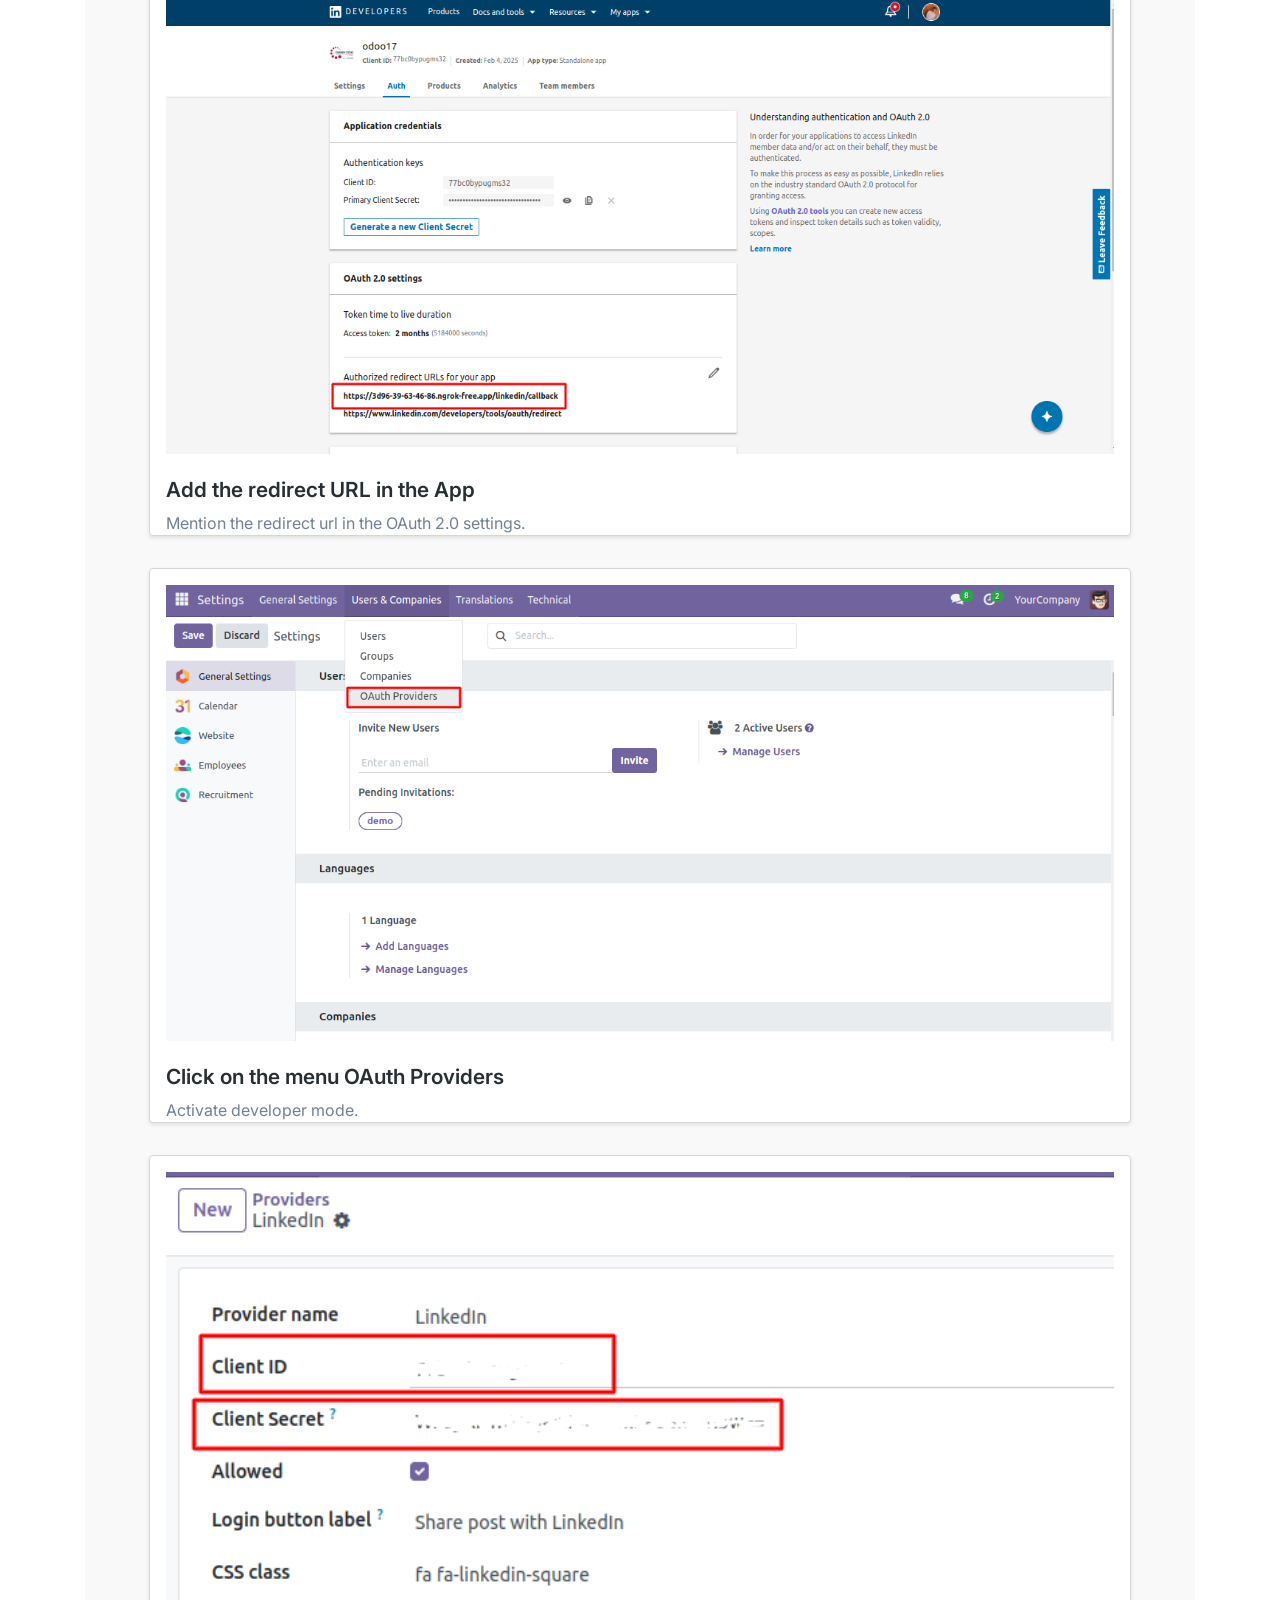
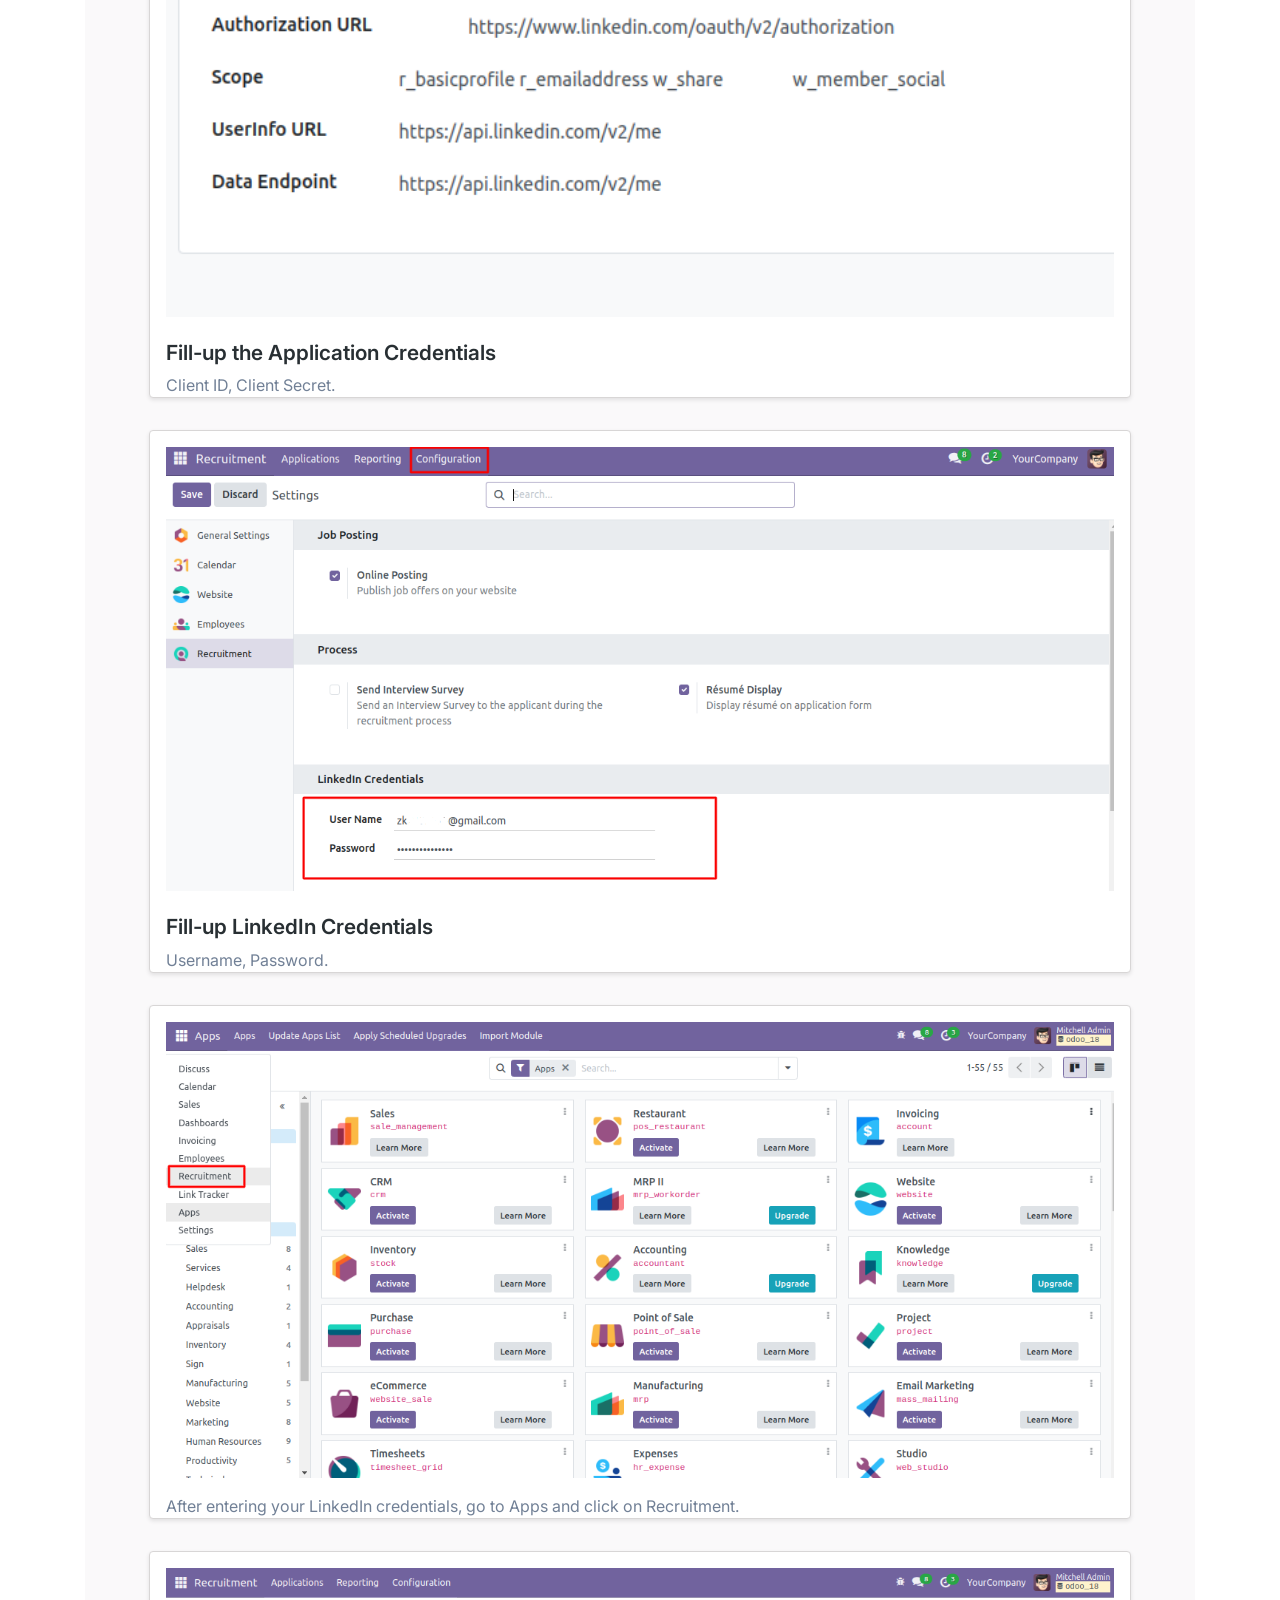
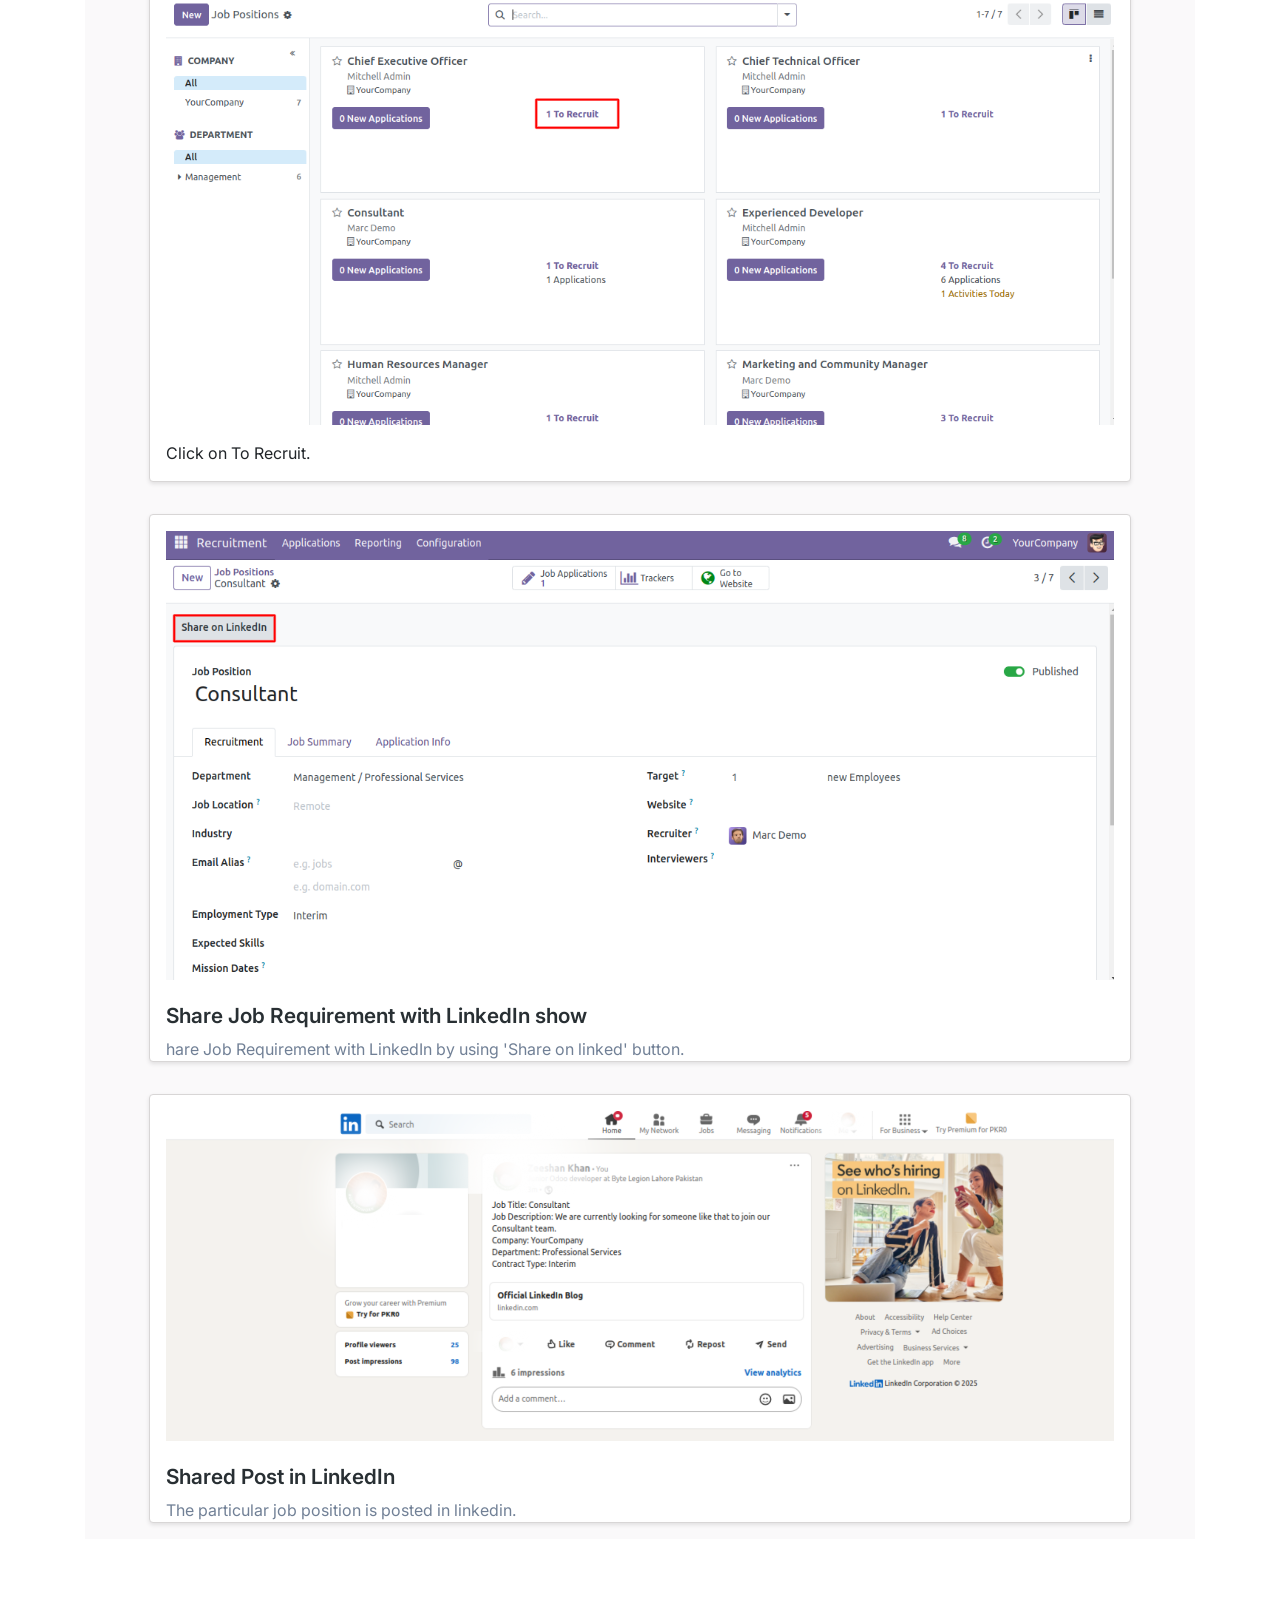
<file: legion_hr_linkedin_recruitment/static/description/index.html>
<!DOCTYPE html>
<html lang="en">

<head>
    <meta charset="UTF-8">
    <meta name="viewport" content="width=device-width, initial-scale=1.0">
    <title>Odoo App 3 Index</title>
    <!-- Bootstrap CSS -->
    <link rel="stylesheet"
          href="https://cdn.jsdelivr.net/npm/bootstrap@4.0.0/dist/css/bootstrap.min.css"
          integrity="sha384-Gn5384xqQ1aoWXA+058RXPxPg6fy4IWvTNh0E263XmFcJlSAwiGgFAW/dAiS6JXm"
          crossorigin="anonymous">
    <link rel="stylesheet"
          href="https://cdnjs.cloudflare.com/ajax/libs/font-awesome/6.2.1/css/all.min.css">
    <link rel="preconnect" href="https://fonts.googleapis.com">
    <link rel="preconnect" href="https://fonts.gstatic.com" crossorigin>
    <link href="https://fonts.googleapis.com/css2?family=Inter:wght@400;500;600;700;800&display=swap"
          rel="stylesheet">
</head>
<body>
<section>
    <div class="container"
         style="font-family: 'Inter', sans-serif !important;background-color: #fff !important;">
        <div class="row">
            <div class="col-12 d-flex justify-content-between align-items-center py-3"
                 style="border-bottom: 2px solid #1A202C; background-color: #f8f9fa;">
                <div class="d-flex align-items-center">
                    <img src="assets/misc/Logo Byte Legions.png" style="height:50px; margin-right: 15px;">
                    <h2 style="color: #1A202C; font-weight: 700;">Byte Legion HR-LinkedIn Integration</h2>
                </div>
                <div class="d-flex">
                    <div class="text-center px-3 py-2"
                         style="background-color:#017E84; color:#fff; font-weight:600; border-radius:30px;">
                        Community
                    </div>
                    <div class="text-center px-3 py-2 ml-2"
                         style="background-color:#875A7B; color:#fff; font-weight:600; border-radius:30px;">
                        Enterprise
                    </div>
                </div>
            </div>
        </div>
<!--        <div class="row mt-5 text-center">-->
<!--            <div class="col-12">-->
<!--                <p style="font-size: 1.5rem; font-weight: 400; color: #718096;">Seamless LinkedIn Recruitment-->
<!--                    Integration with Odoo</p>-->
<!--                <div class="mt-4">-->
<!--                    <img src="assets/screenshots/hero.gif" class="img-fluid rounded shadow">-->
<!--                </div>-->
<!--            </div>-->
<!--        </div>-->
       <div class="container mt-5">
    <h3 id="key-highlights" class="text-center" style="color:#714b67; font-weight: 700;">Key Highlights</h3>
    <div class="row mt-4 justify-content-center">
        <div class="col-md-6 mb-4">
            <div class="p-4 shadow-sm rounded text-center" style="background: #FFF;">
                <i class="fa-solid fa-check-circle" style="color: #714B67; font-size: 1.5rem;"></i>
                <p style="color: #1A202C; font-weight: 600; font-size: 1.2rem; margin-top: 10px;">
                    Post Job Openings Directly to LinkedIn
                </p>
            </div>
        </div>
    </div>
</div>

        <div class="container mt-5">
            <ul class="nav nav-tabs justify-content-center">
                <li class="nav-item">
                    <a class="nav-link active" data-toggle="tab" href="#tab1" style="font-weight: 600; color: #714B67;">Screenshots</a>
                </li>
<!--                <li class="nav-item">-->
<!--                    <a class="nav-link" data-toggle="tab" href="#tab2" style="font-weight: 600; color: #714B67;">Features</a>-->
<!--                </li>-->
<!--                <li class="nav-item">-->
<!--                    <a class="nav-link" data-toggle="tab" href="#tab3" style="font-weight: 600; color: #714B67;">Release-->
<!--                        Notes</a>-->
<!--                </li>-->
            </ul>
        </div>


        <div class="tab-content"
             style="background-color: rgba(121, 113, 119, 0.04);">
            <div id="tab1" class="tab-pane fade in active show">
                <div class="col-lg-12 py-2"
                     style="padding: 1rem 4rem !important;">
                    <div
                            style="border: 1px solid #d8d6d6; border-radius: 4px; background: #fff; box-shadow: 0 2px 4px rgba(0, 0, 0, 0.1);">
                        <div class="row justify-content-center p-3 w-100 m-0">
                            <img src="assets/screenshots/1.png"
                                 class="img-responsive" width="100%"
                                 height="auto">
                        </div>
                        <div class="px-3">
                            <h5 class="mt-2"
                                style=" font-weight:600 !important; color:#282F33 !important; font-size:1.3rem !important">
                                Setup a LinkedIn App
                            </h5>
                            <p class="m-0" style="color:#718096">
                                Setup a LinkedIn App with proper information.
                                By visiting this link <a href="https://developer.linkedin.com">LinkedIn Developers</a>
                            </p>
                        </div>
                    </div>
                </div>
                <div class="col-lg-12 py-2"
                     style="padding: 1rem 4rem !important;">
                    <div
                            style="border: 1px solid #d8d6d6; border-radius: 4px;  background: #fff; box-shadow: 0 2px 4px rgba(0, 0, 0, 0.1);">
                        <div class="row justify-content-center p-3 w-100 m-0">
                            <img src="assets/screenshots/2.png"
                                 class="img-responsive" width="100%"
                                 height="auto">
                        </div>
                        <div class="px-3">
                            <h5 class="mt-2"
                                style=" font-weight:600 !important; color:#282F33 !important; font-size:1.3rem !important">
                                Make sure the products are added
                            </h5>
                        </div>
                    </div>
                </div>
                <div class="col-lg-12 py-2"
                     style="padding: 1rem 4rem !important;">
                    <div
                            style="border: 1px solid #d8d6d6; border-radius: 4px;  background: #fff; box-shadow: 0 2px 4px rgba(0, 0, 0, 0.1);">
                        <div class="row justify-content-center p-3 w-100 m-0">
                            <img src="assets/screenshots/3.png"
                                 class="img-responsive" width="100%"
                                 height="auto">
                        </div>
                        <div class="px-3">
                            <h5 class="mt-2"
                                style=" font-weight:600 !important; color:#282F33 !important; font-size:1.3rem !important">
                                Add the redirect URL in the App</h5>
                            <p class="m-0" style="color:#718096">
                                Mention the redirect url in the OAuth 2.0 settings.
                            </p>
                        </div>
                    </div>
                </div>
                <div class="col-lg-12 py-2"
                     style="padding: 1rem 4rem !important;">
                    <div
                            style="border: 1px solid #d8d6d6; border-radius: 4px; background: #fff; box-shadow: 0 2px 4px rgba(0, 0, 0, 0.1);">
                        <div class="row justify-content-center p-3 w-100 m-0">
                            <img src="assets/screenshots/4.png"
                                 class="img-responsive" width="100%"
                                 height="auto">
                        </div>
                        <div class="px-3">
                            <h5 class="mt-2"
                                style=" font-weight:600 !important; color:#282F33 !important; font-size:1.3rem !important">
                                Click on the menu OAuth Providers</h5>
                            <p class="m-0" style="color:#718096">
                                Activate developer mode.
                            </p>
                        </div>
                    </div>
                </div>
                <div class="col-lg-12 py-2"
                     style="padding: 1rem 4rem !important;">
                    <div
                            style="border: 1px solid #d8d6d6; border-radius: 4px; background: #fff; box-shadow: 0 2px 4px rgba(0, 0, 0, 0.1);">
                        <div class="row justify-content-center p-3 w-100 m-0">
                            <img src="assets/screenshots/5.png"
                                 class="img-responsive" width="100%"
                                 height="auto">
                        </div>
                        <div class="px-3">
                            <h5 class="mt-2"
                                style=" font-weight:600 !important; color:#282F33 !important; font-size:1.3rem !important">
                                Fill-up the Application Credentials</h5>
                            <p class="m-0" style="color:#718096">
                                Client ID, Client Secret.
                            </p>
                        </div>
                    </div>
                </div>
                <div class="col-lg-12 py-2"
                     style="padding: 1rem 4rem !important;">
                    <div
                            style="border: 1px solid #d8d6d6; border-radius: 4px; background: #fff; box-shadow: 0 2px 4px rgba(0, 0, 0, 0.1);">
                        <div class="row justify-content-center p-3 w-100 m-0">
                            <img src="assets/screenshots/6.png"
                                 class="img-responsive" width="100%"
                                 height="auto">
                        </div>
                        <div class="px-3">
                            <h5 class="mt-2"
                                style=" font-weight:600 !important; color:#282F33 !important; font-size:1.3rem !important">
                                Fill-up LinkedIn Credentials
                            </h5>
                            <p class="m-0" style="color:#718096">
                                Username, Password.
                            </p>
                        </div>
                    </div>
                </div>
                <div class="col-lg-12 py-2"
                     style="padding: 1rem 4rem !important;">
                    <div
                            style="border: 1px solid #d8d6d6; border-radius: 4px;  background: #fff; box-shadow: 0 2px 4px rgba(0, 0, 0, 0.1);">
                        <div class="row justify-content-center p-3 w-100 m-0">
                            <img src="assets/screenshots/7.png"
                                 class="img-responsive" width="100%"
                                 height="auto">
                        </div>
                        <div class="px-3">
<!--                            <h5 class="mt-2"-->
<!--                                style=" font-weight:600 !important; color:#282F33 !important; font-size:1.3rem !important">-->
<!--                                Share Job Requirement with LinkedIn-->
<!--                                show</h5>-->
                            <p class="m-0" style="color:#718096">
                               After entering your LinkedIn credentials, go to Apps and click on Recruitment.
                            </p>
                        </div>
                    </div>
                </div>
                <div class="col-lg-12 py-2"
                     style="padding: 1rem 4rem !important;">
                    <div
                            style="border: 1px solid #d8d6d6; border-radius: 4px;  background: #fff; box-shadow: 0 2px 4px rgba(0, 0, 0, 0.1);">
                        <div class="row justify-content-center p-3 w-100 m-0">
                            <img src="assets/screenshots/8.png"
                                 class="img-responsive" width="100%"
                                 height="auto">
                        </div>
                        <div class="px-3">
<!--                            <h5 class="mt-2"-->
<!--                                style=" font-weight:600 !important; color:#282F33 !important; font-size:1.3rem !important">-->
<!--                                Shared Post in LinkedIn</h5>-->
<!--                            <p class="m-0" style="color:#718096">-->
                                Click on To Recruit.
                            </p>
                        </div>
                    </div>
                </div>
                <div class="col-lg-12 py-2"
                     style="padding: 1rem 4rem !important;">
                    <div
                            style="border: 1px solid #d8d6d6; border-radius: 4px; background: #fff; box-shadow: 0 2px 4px rgba(0, 0, 0, 0.1);">
                        <div class="row justify-content-center p-3 w-100 m-0">
                            <img src="assets/screenshots/9.png"
                                 class="img-responsive" width="100%"
                                 height="auto">
                        </div>
                       <div class="px-3">
                            <h5 class="mt-2"
                                style=" font-weight:600 !important; color:#282F33 !important; font-size:1.3rem !important">
                               Share Job Requirement with LinkedIn show</h5>
                            <p class="m-0" style="color:#718096">
                                hare Job Requirement with LinkedIn by using 'Share on linked' button.
                            </p>
                        </div>
                    </div>
                </div>
                <div class="col-lg-12 py-2"
                     style="padding: 1rem 4rem !important;">
                    <div
                            style="border: 1px solid #d8d6d6; border-radius: 4px; background: #fff; box-shadow: 0 2px 4px rgba(0, 0, 0, 0.1);">
                        <div class="row justify-content-center p-3 w-100 m-0">
                            <img src="assets/screenshots/10.png"
                                 class="img-responsive" width="100%"
                                 height="auto">
                        </div>
                          <div class="px-3">
                            <h5 class="mt-2"
                                style=" font-weight:600 !important; color:#282F33 !important; font-size:1.3rem !important">
                                Shared Post in LinkedIn</h5>
                            <p class="m-0" style="color:#718096">
                                The particular job position is posted in linkedin.
                            </p>
                        </div>
                    </div>
                    </div>
                </div>
<!--                <div class="col-lg-12 py-2"-->
<!--                     style="padding: 1rem 4rem !important;">-->
<!--                    <div-->
<!--                            style="border: 1px solid #d8d6d6; border-radius: 4px; background: #fff; box-shadow: 0 2px 4px rgba(0, 0, 0, 0.1);">-->
<!--                        <div class="row justify-content-center p-3 w-100 m-0">-->
<!--                            <img src="assets/screenshots/11.png"-->
<!--                                 class="img-responsive" width="100%"-->
<!--                                 height="auto">-->
<!--                        </div>-->
<!--                        <div class="px-3">-->
<!--                            <h5 class="mt-2"-->
<!--                                style=" font-weight:600 !important; color:#282F33 !important; font-size:1.3rem !important">-->
<!--                                Retrieved Comments Of Shared post</h5>-->
<!--                            <p class="m-0" style="color:#718096">-->
<!--                                List of comments of shared post.-->
<!--                            </p>-->
<!--                        </div>-->
<!--                    </div>-->
<!--                </div>-->
            </div>
            <div id="tab2" class="tab-pane fade">
                <div class="col-mg-12" style="padding: 1rem 4rem;">
                    <ul style="list-style: none; padding: 1rem 0;font-weight: 500;">
                        <li class="py-3"
                            style="font-weight: 500;background-color: #fff; border-radius: 4px; padding: 1rem; margin-bottom: 1rem; box-shadow: 0 2px 4px rgba(0, 0, 0, 0.1);">
                                    <span style="margin-right: 12px;"><img
                                            src="assets/misc/star (1) 2.svg"
                                            alt=""
                                            width="16px"></span>Configure the layout.
                        </li>
                        <li class="py-3"
                            style="font-weight: 500;background-color: #fff; border-radius: 4px; padding: 1rem; margin-bottom: 1rem; box-shadow: 0 2px 4px rgba(0, 0, 0, 0.1);">
                                    <span style="margin-right: 12px;"><img
                                            src="assets/misc/star (1) 2.svg"
                                            alt=""
                                            width="16px"></span>Share Recruitment Post to LinkedIn from Odoo.
                        </li>
                        <li class="py-3"
                            style="font-weight: 500;background-color: #fff; border-radius: 4px; padding: 1rem; margin-bottom: 1rem; box-shadow: 0 2px 4px rgba(0, 0, 0, 0.1);">
                                    <span style="margin-right: 12px;"><img
                                            src="assets/misc/star (1) 2.svg"
                                            alt=""
                                            width="16px"></span>Retrive Count of likes and Comments.
                        </li>
                        <li class="py-3"
                            style="font-weight: 500;background-color: #fff; border-radius: 4px; padding: 1rem; margin-bottom: 1rem; box-shadow: 0 2px 4px rgba(0, 0, 0, 0.1);">
                                    <span style="margin-right: 12px;"><img
                                            src="assets/misc/star (1) 2.svg"
                                            alt=""
                                            width="16px"></span>Retrive The Comments and direct view of Shred Post.
                        </li>
                        <li class="py-3"
                            style="font-weight: 500;background-color: #fff; border-radius: 4px; padding: 1rem; margin-bottom: 1rem; box-shadow: 0 2px 4px rgba(0, 0, 0, 0.1);">
                                    <span style="margin-right: 12px;"><img
                                            src="assets/misc/star (1) 2.svg"
                                            alt=""
                                            width="16px"></span>Enlarge Your Audience Range.
                        </li>
                    </ul>
                </div>
            </div>
            <div id="tab3" class="tab-pane fade">
                <div class="col-mg-12 active" style="padding: 1rem 4rem;">
                    <div class="py-3"
                         style="font-weight: 500;background-color: #fff; border-radius: 4px; padding: 1rem; box-shadow: 0 2px 4px rgba(0, 0, 0, 0.1);">
                        <div class="d-flex mb-3"
                             style="font-size: 0.8rem; font-weight: 500;"><span>Version
                                        17.0.1.0.0</span><span
                                class="px-2">|</span><span
                                style="color: #714B67;font-weight: 600;">Released on:05th February 2024</span>
                        </div>
                        <p class="m-0"
                           style=" color:#718096!important; font-size:1rem !important;line-height: 28px;">
                            Initial Commit for Advanced HR-LinkedIn Integration.</p>
                    </div>
                </div>
            </div>
        </div>
    </div>
    <!--        <div class="container mt-5">-->
    <!--            <div class="col-lg-12 d-flex flex-column justify-content-center align-items-center mt-5">-->
    <!--                <p class="m-0"-->
    <!--                   style="font-weight: 600; font-size: 24px; color:#000 !important">-->
    <!--                    Related Products</p>-->
    <!--            </div>-->
    <!--        </div>-->
    <!--        <div id="myCarousel" class="carousel slide py-3" data-ride="carousel">-->
    <!--            <div class="carousel-inner">-->
    <!--                <div class="carousel-item active">-->
    <!--                    <div class="row p-4">-->
    <!--                        <div class="col">-->
    <!--                            <div class="p-3">-->
    <!--                                <a href="https://apps.odoo.com/apps/modules/17.0/ohrms_core/"-->
    <!--                                   style="color: #000; text-decoration: none;">-->
    <!--                                    <div style="border:1px solid #CBCBCB !important;border-radius: 4px;">-->
    <!--                                        <div style="width: 300px; ">-->
    <!--                                            <img src="assets/modules/1.gif"-->
    <!--                                                 alt="" width="100%"-->
    <!--                                                 height="auto">-->
    <!--                                        </div>-->
    <!--                                        <p class="text-center pt-2 text-black font-weight-bold">-->
    <!--                                            Open HRMS Core-->
    <!--                                        </p>-->
    <!--                                    </div>-->
    <!--                                </a>-->
    <!--                            </div>-->
    <!--                        </div>-->
    <!--                        <div class="col">-->
    <!--                            <div class="p-3">-->
    <!--                                <a href="https://apps.odoo.com/apps/modules/17.0/hrms_dashboard/"-->
    <!--                                   style="color: #000; text-decoration: none;">-->
    <!--                                    <div style="border:1px solid #CBCBCB !important;border-radius: 4px;">-->
    <!--                                        <div style="width: 300px; ">-->
    <!--                                            <img src="assets/modules/2.jpg"-->
    <!--                                                 alt="" width="100%"-->
    <!--                                                 height="auto">-->
    <!--                                        </div>-->
    <!--                                        <p class="text-center pt-2 text-black font-weight-bold">-->
    <!--                                            Open HRMS HR Dashboard-->
    <!--                                        </p>-->
    <!--                                    </div>-->
    <!--                                </a>-->
    <!--                            </div>-->
    <!--                        </div>-->
    <!--                        <div class="col">-->
    <!--                            <div class="p-3">-->
    <!--                                <a href="https://apps.odoo.com/apps/modules/17.0/hr_multi_company/"-->
    <!--                                   style="color: #000; text-decoration: none;">-->
    <!--                                    <div style="border:1px solid #CBCBCB !important;border-radius: 4px;">-->
    <!--                                        <div style="width: 300px; ">-->
    <!--                                            <img src="assets/modules/3.jpg"-->
    <!--                                                 alt="" width="100%"-->
    <!--                                                 height="auto">-->
    <!--                                        </div>-->
    <!--                                        <p class="text-center pt-2 text-black font-weight-bold">-->
    <!--                                            Open HRMS Multi-Company-->
    <!--                                        </p>-->
    <!--                                    </div>-->
    <!--                                </a>-->
    <!--                            </div>-->
    <!--                        </div>-->
    <!--                    </div>-->
    <!--                </div>-->
    <!--                <div class="carousel-item">-->
    <!--                    <div class="row p-4">-->
    <!--                        <div class="col">-->
    <!--                            <div class="p-3">-->
    <!--                                <a href="https://apps.odoo.com/apps/modules/17.0/hr_payslip_monthly_report/"-->
    <!--                                   style="color: #000; text-decoration: none;">-->
    <!--                                    <div style="border:1px solid #CBCBCB !important;border-radius: 4px;">-->
    <!--                                        <div style="width: 300px; ">-->
    <!--                                            <img src="assets/modules/4.jpg"-->
    <!--                                                 alt="" width="100%"-->
    <!--                                                 height="auto">-->
    <!--                                        </div>-->
    <!--                                        <p class="text-center pt-2 text-black font-weight-bold">-->
    <!--                                            Payroll Advanced Features-->
    <!--                                        </p>-->
    <!--                                    </div>-->
    <!--                                </a>-->
    <!--                            </div>-->
    <!--                        </div>-->
    <!--                        <div class="col">-->
    <!--                            <div class="p-3">-->
    <!--                                <a href="https://apps.odoo.com/apps/modules/17.0/whatsapp_redirect/"-->
    <!--                                   style="color: #000; text-decoration: none;">-->
    <!--                                    <div style="border:1px solid #CBCBCB !important;border-radius: 4px;">-->
    <!--                                        <div style="width: 300px;">-->
    <!--                                            <img src="assets/modules/5.jpg"-->
    <!--                                                 alt="" width="100%"-->
    <!--                                                 height="auto">-->
    <!--                                        </div>-->
    <!--                                        <p class="text-center pt-2 text-black font-weight-bold">-->
    <!--                                            Send Whatsapp Message-->
    <!--                                        </p>-->
    <!--                                    </div>-->
    <!--                                </a>-->
    <!--                            </div>-->
    <!--                        </div>-->
    <!--                        <div class="col">-->
    <!--                            <div class="p-3">-->
    <!--                                <a href="https://apps.odoo.com/apps/modules/17.0/access_restriction_by_ip/"-->
    <!--                                   style="color: #000; text-decoration: none;">-->
    <!--                                    <div style="border:1px solid #CBCBCB !important;border-radius: 4px;">-->
    <!--                                        <div style="width: 300px;">-->
    <!--                                            <img src="assets/modules/6.jpg"-->
    <!--                                                 alt="" width="100%"-->
    <!--                                                 height="auto">-->
    <!--                                        </div>-->
    <!--                                        <p class="text-center pt-2 text-black font-weight-bold">-->
    <!--                                            Access Restriction By IP-->
    <!--                                        </p>-->
    <!--                                    </div>-->
    <!--                                </a>-->
    <!--                            </div>-->
    <!--                        </div>-->
    <!--                    </div>-->
    <!--                </div>-->
    <!--            </div>-->
    <!--            <a class="carousel-control-prev" href="#myCarousel"-->
    <!--               data-slide="prev" style="width: 35px; color: #000;">-->
    <!--                    <span class="carousel-control-prev-icon">-->
    <!--                        <i class="fa fa-chevron-left"-->
    <!--                           style="font-size: 24px;"></i>-->
    <!--                    </span>-->
    <!--            </a>-->
    <!--            <a class="carousel-control-next" href="#myCarousel"-->
    <!--               data-slide="next" style="width: 35px; color: #000;">-->
    <!--                    <span class="carousel-control-next-icon">-->
    <!--                        <i class="fa fa-chevron-right"-->
    <!--                           style="font-size: 24px;"></i>-->
    <!--                    </span>-->
    <!--            </a>-->
    <!--        </div>-->
    <!--        <div class="container mt-5">-->
    <!--            <div class="col-lg-12 d-flex flex-column justify-content-center align-items-center mt-4">-->
    <!--                <p class="m-0"-->
    <!--                   style="font-weight: 600; font-size: 24px; color:#000 !important">-->
    <!--                    Our Services</p>-->

    <!--            </div>-->
    <!--        </div>-->
    <!--        <div class="container my-5">-->
    <!--            <div class="row py-3">-->
    <!--                <div class="col-md-4 col-sm-6 px-4 py-4">-->
    <!--                    <div-->
    <!--                            style="background-color: #fff; padding: 25px; text-align: center;  box-shadow: rgba(0, 0, 0, 0.1) 0px 1px 3px 0px, rgba(0, 0, 0, 0.06) 0px 1px 2px 0px; position: relative;border-radius: 4px;">-->
    <!--                        <div style="position: absolute; top: 0%; left: 50%; transform: translate(-50%, -50%);">-->
    <!--                            <div style="background-color:#13EA36 ; border-radius: 50%; padding: 15px;    width: 68px;-->
    <!--                                    height: 68px; display: inline-block; box-shadow:0px 4px 4px rgba(0, 0, 0, 0.25);">-->
    <!--                                <img src="assets/icons/cogs.png"-->
    <!--                                     alt="service-icon" width="38px"-->
    <!--                                     height="auto">-->
    <!--                            </div>-->
    <!--                        </div>-->
    <!--                        <p style="margin-top: 20px; font-weight: bold;">Odoo-->
    <!--                            Customization</p>-->
    <!--                    </div>-->
    <!--                </div>-->
    <!--                <div class="col-md-4 col-sm-6 px-4 py-4">-->
    <!--                    <div style="background-color: #fff; padding: 25px; text-align: center; box-shadow: rgba(0, 0, 0, 0.1) 0px 1px 3px 0px, rgba(0, 0, 0, 0.06) 0px 1px 2px 0px; position: relative;border-radius: 4px;">-->
    <!--                        <div style="position: absolute; top: 0%; left: 50%; transform: translate(-50%, -50%);">-->
    <!--                            <div style="background-color:#DBC711; border-radius: 50%; padding: 15px;    width: 68px;-->
    <!--                                    height: 68px; display: inline-block; box-shadow:0px 4px 4px rgba(0, 0, 0, 0.25);">-->
    <!--                                <img src="assets/icons/wrench.png"-->
    <!--                                     alt="service-icon" width="38px"-->
    <!--                                     height="auto">-->
    <!--                            </div>-->
    <!--                        </div>-->
    <!--                        <p style="margin-top: 20px; font-weight: bold;">Odoo-->
    <!--                            Implementation</p>-->
    <!--                    </div>-->
    <!--                </div>-->
    <!--                <div class="col-md-4 col-sm-6 px-4 py-4">-->
    <!--                    <div-->
    <!--                            style="background-color: #fff; padding: 25px; text-align: center;  box-shadow: rgba(0, 0, 0, 0.1) 0px 1px 3px 0px, rgba(0, 0, 0, 0.06) 0px 1px 2px 0px; position: relative; border-radius: 4px;">-->
    <!--                        <div style="position: absolute; top: 0%; left: 50%; transform: translate(-50%, -50%);">-->
    <!--                            <div style="background-color:#FF6B6B ; border-radius: 50%; padding: 15px;    width: 68px;-->
    <!--                                    height: 68px; display: inline-block; box-shadow:0px 4px 4px rgba(0, 0, 0, 0.25);">-->
    <!--                                <img src="assets/icons/lifebuoy.png"-->
    <!--                                     alt="service-icon" width="38px"-->
    <!--                                     height="auto">-->
    <!--                            </div>-->
    <!--                        </div>-->
    <!--                        <p style="margin-top: 20px; font-weight: bold;">Odoo-->
    <!--                            Support</p>-->
    <!--                    </div>-->
    <!--                </div>-->
    <!--                <div class="col-md-4 col-sm-6 px-4 py-4">-->
    <!--                    <div-->
    <!--                            style="background-color: #fff; padding: 25px; text-align: center; box-shadow: rgba(0, 0, 0, 0.1) 0px 1px 3px 0px, rgba(0, 0, 0, 0.06) 0px 1px 2px 0px; position: relative; border-radius: 4px;">-->
    <!--                        <div style="position: absolute; top: 0%; left: 50%; transform: translate(-50%, -50%);">-->
    <!--                            <div style="background-color:#FFA801 ; border-radius: 50%; padding: 15px;    width: 68px;-->
    <!--                                    height: 68px; display: inline-block; box-shadow:0px 4px 4px rgba(0, 0, 0, 0.25);">-->
    <!--                                <img src="assets/icons/user.png"-->
    <!--                                     alt="service-icon" width="38px"-->
    <!--                                     height="auto">-->
    <!--                            </div>-->
    <!--                        </div>-->
    <!--                        <p style="margin-top: 20px; font-weight: bold;">Hire-->
    <!--                            Odoo Developer</p>-->
    <!--                    </div>-->
    <!--                </div>-->
    <!--                <div class="col-md-4 col-sm-6 px-4 py-4">-->
    <!--                    <div-->
    <!--                            style="background-color: #fff; padding: 25px; text-align: center;  box-shadow: rgba(0, 0, 0, 0.1) 0px 1px 3px 0px, rgba(0, 0, 0, 0.06) 0px 1px 2px 0px; position: relative; border-radius: 4px;">-->

    <!--                        <div style="position: absolute; top: 0%; left: 50%; transform: translate(-50%, -50%);">-->
    <!--                            <div style="background-color:#54A0FF; border-radius: 50%; padding: 15px;    width: 68px;-->
    <!--                                    height: 68px; display: inline-block; box-shadow:0px 4px 4px rgba(0, 0, 0, 0.25);">-->
    <!--                                <img src="assets/icons/puzzle.png"-->
    <!--                                     alt="service-icon" width="38px"-->
    <!--                                     height="auto">-->
    <!--                            </div>-->
    <!--                        </div>-->
    <!--                        <p style="margin-top: 20px; font-weight: bold;">Odoo-->
    <!--                            Integration</p>-->
    <!--                    </div>-->
    <!--                </div>-->
    <!--                <div class="col-md-4 col-sm-6 px-4 py-4">-->
    <!--                    <div-->
    <!--                            style="background-color: #fff; padding: 25px; text-align: center;  box-shadow: rgba(0, 0, 0, 0.1) 0px 1px 3px 0px, rgba(0, 0, 0, 0.06) 0px 1px 2px 0px; position: relative;border-radius: 4px;">-->
    <!--                        <div style="position: absolute; top: 0%; left: 50%; transform: translate(-50%, -50%);">-->
    <!--                            <div style="background-color:#6D7680 ; border-radius: 50%; padding: 15px;    width: 68px;-->
    <!--                                    height: 68px; display: inline-block; box-shadow:0px 4px 4px rgba(0, 0, 0, 0.25);">-->
    <!--                                <img src="assets/icons/update.png"-->
    <!--                                     alt="service-icon" width="38px"-->
    <!--                                     height="auto">-->
    <!--                            </div>-->
    <!--                        </div>-->
    <!--                        <p style="margin-top: 20px; font-weight: bold;">Odoo-->
    <!--                            Migration</p>-->
    <!--                    </div>-->
    <!--                </div>-->
    <!--                <div class="col-md-4 col-sm-6 px-4 py-4">-->
    <!--                    <div-->
    <!--                            style="background-color: #fff; padding: 25px; text-align: center;  box-shadow: rgba(0, 0, 0, 0.1) 0px 1px 3px 0px, rgba(0, 0, 0, 0.06) 0px 1px 2px 0px; position: relative;border-radius: 4px;">-->
    <!--                        <div style="position: absolute; top: 0%; left: 50%; transform: translate(-50%, -50%);">-->
    <!--                            <div style="background-color:#786FA6 ; border-radius: 50%; padding: 15px;    width: 68px;-->
    <!--                                    height: 68px; display: inline-block; box-shadow:0px 4px 4px rgba(0, 0, 0, 0.25);">-->
    <!--                                <img src="assets/icons/consultation.png"-->
    <!--                                     alt="service-icon" width="38px"-->
    <!--                                     height="auto">-->
    <!--                            </div>-->
    <!--                        </div>-->
    <!--                        <p style="margin-top: 20px; font-weight: bold;">Odoo-->
    <!--                            Consultancy</p>-->
    <!--                    </div>-->
    <!--                </div>-->
    <!--                <div class="col-md-4 col-sm-6 px-4 py-4">-->
    <!--                    <div-->
    <!--                            style="background-color: #fff; padding: 25px; text-align: center; box-shadow: rgba(0, 0, 0, 0.1) 0px 1px 3px 0px, rgba(0, 0, 0, 0.06) 0px 1px 2px 0px;position: relative;border-radius: 4px;">-->
    <!--                        <div style="position: absolute; top: 0%; left: 50%; transform: translate(-50%, -50%);">-->
    <!--                            <div style="background-color:#F8A5C2 ; border-radius: 50%; padding: 15px;    width: 68px;-->
    <!--                                    height: 68px; display: inline-block; box-shadow:0px 4px 4px rgba(0, 0, 0, 0.25);">-->
    <!--                                <img src="assets/icons/training.png"-->
    <!--                                     alt="service-icon" width="38px"-->
    <!--                                     height="auto">-->
    <!--                            </div>-->
    <!--                        </div>-->
    <!--                        <p style="margin-top: 20px; font-weight: bold;">Odoo-->
    <!--                            Implementation</p>-->
    <!--                    </div>-->
    <!--                </div>-->
    <!--                <div class="col-md-4 col-sm-6 px-4 py-4">-->
    <!--                    <div-->
    <!--                            style="background-color: #fff; padding: 25px; text-align: center;  box-shadow: rgba(0, 0, 0, 0.1) 0px 1px 3px 0px, rgba(0, 0, 0, 0.06) 0px 1px 2px 0px; position: relative;border-radius: 4px;">-->
    <!--                        <div style="position: absolute; top: 0%; left: 50%; transform: translate(-50%, -50%);">-->
    <!--                            <div style="background-color:#E6BE26; border-radius: 50%; padding: 15px;    width: 68px;-->
    <!--                                    height: 68px; display: inline-block; box-shadow:0px 4px 4px rgba(0, 0, 0, 0.25);">-->
    <!--                                <img src="assets/icons/license.png"-->
    <!--                                     alt="service-icon" width="38px"-->
    <!--                                     height="auto">-->
    <!--                            </div>-->
    <!--                        </div>-->
    <!--                        <p style="margin-top: 20px; font-weight: bold;">Odoo-->
    <!--                            Licensing Consultancy</p>-->
    <!--                    </div>-->
    <!--                </div>-->
    <!--            </div>-->
    <!--        </div>-->
    <!--        <div class="container mt-5">-->
    <!--            <div class="col-lg-12 d-flex flex-column justify-content-center align-items-center mt-4">-->
    <!--                <p class="m-0"-->
    <!--                   style="font-weight: 600; font-size: 24px; color:#000 !important">-->
    <!--                    Our Industries</p>-->

    <!--            </div>-->
    <!--        </div>-->
    <!--        <div class="container">-->
    <!--            <div class="row my-5 py-4">-->
    <!--                <div class="col-md-3 col-sm-6 p-0">-->
    <!--                    <div class="d-flex flex-column h-100 "-->
    <!--                         style="border-right: 1px solid rgb(209, 209, 209); border-bottom: 1px solid  rgb(209, 209, 209); padding: 30px; box-shadow: 6px 0 10px rgba(228, 227, 227, 0.373);">-->
    <!--                        <img src="assets/icons/trading-black.png" width="42px"-->
    <!--                             height="auto" alt="">-->
    <!--                        <p style="color: #714B67;font-weight: 600; margin-top: 10px;-->
    <!--                           font-size: 1.2rem; margin-bottom: 2px;">Trading</p>-->
    <!--                        <p>Easily procure and sell your products</p>-->
    <!--                    </div>-->
    <!--                </div>-->
    <!--                <div class="col-md-3 col-sm-6  p-0">-->
    <!--                    <div class="d-flex flex-column h-100"-->
    <!--                         style="border-right: 1px solid rgb(209, 209, 209);border-bottom: 1px solid  rgb(209, 209, 209); padding: 30px;">-->
    <!--                        <img src="assets/icons/pos-black.png" width="42px"-->
    <!--                             height="auto" alt="">-->
    <!--                        <p style="color: #714B67;font-weight: 600; margin-top: 10px;-->
    <!--                            font-size: 1.2rem; margin-bottom: 2px;">POS</p>-->
    <!--                        <p>Easy configuration and convivial experience</p>-->
    <!--                    </div>-->
    <!--                </div>-->
    <!--                <div class="col-md-3 col-sm-6  p-0">-->
    <!--                    <div class="d-flex flex-column h-100"-->
    <!--                         style="border-right: 1px solid  rgb(209, 209, 209);border-bottom: 1px solid   rgba(0, 0, 0, 0.2); padding: 30px; box-shadow: 0 5px 10px  rgba(228, 227, 227, 0.373)">-->
    <!--                        <img src="assets/icons/education-black.png" width="42px"-->
    <!--                             height="auto" alt="">-->
    <!--                        <p style="color: #714B67;font-weight: 600; margin-top: 10px;-->
    <!--                            font-size: 1.2rem; margin-bottom: 2px;">-->
    <!--                            Education</p>-->
    <!--                        <p>A platform for educational management</p>-->
    <!--                    </div>-->
    <!--                </div>-->
    <!--                <div class="col-md-3 col-sm-6  p-0">-->
    <!--                    <div class="d-flex flex-column h-100"-->
    <!--                         style="border-bottom: 1px solid  rgb(209, 209, 209); padding: 30px; ">-->
    <!--                        <img src="assets/icons/manufacturing-black.png"-->
    <!--                             width="42px" height="auto" alt="">-->
    <!--                        <p style="color: #714B67;font-weight: 600; margin-top: 10px;-->
    <!--                            font-size: 1.2rem; margin-bottom: 2px;">-->
    <!--                            Manufacturing</p>-->
    <!--                        <p>Plan, track and schedule your operations</p>-->
    <!--                    </div>-->
    <!--                </div>-->
    <!--                <div class="col-md-3 col-sm-6 p-0">-->
    <!--                    <div class="d-flex flex-column h-100"-->
    <!--                         style="border-right: 1px solid  rgb(209, 209, 209); padding: 30px;">-->
    <!--                        <img src="assets/icons/ecom-black.png" width="42px"-->
    <!--                             height="auto" alt="">-->
    <!--                        <p style="color: #714B67;font-weight: 600; margin-top: 10px;-->
    <!--                            font-size: 1.2rem; margin-bottom: 2px;">E-commerce &-->
    <!--                            Website</p>-->
    <!--                        <p>Mobile friendly, awe-inspiring product pages</p>-->
    <!--                    </div>-->
    <!--                </div>-->
    <!--                <div class="col-md-3 col-sm-6   p-0">-->
    <!--                    <div class="d-flex flex-column h-100"-->
    <!--                         style="border-right: 1px solid  rgb(209, 209, 209); padding: 30px;box-shadow: 0 -5px 10px  rgba(228, 227, 227, 0.373);">-->
    <!--                        <img src="assets/icons/service-black.png" width="42px"-->
    <!--                             height="auto" alt="">-->
    <!--                        <p style="color: #714B67;font-weight: 600; margin-top: 10px;-->
    <!--                            font-size: 1.2rem; margin-bottom: 2px;">Service-->
    <!--                            Management</p>-->
    <!--                        <p>Keep track of services and invoice</p>-->
    <!--                    </div>-->
    <!--                </div>-->
    <!--                <div class="col-md-3 col-sm-6    p-0">-->
    <!--                    <div class="d-flex flex-column h-100"-->
    <!--                         style="border-right: 1px solid  rgb(209, 209, 209); padding: 30px; ">-->
    <!--                        <img src="assets/icons/restaurant-black.png"-->
    <!--                             width="42px" height="auto" alt="">-->
    <!--                        <p style="color: #714B67;font-weight: 600; margin-top: 10px;-->
    <!--                            font-size: 1.2rem; margin-bottom: 2px;">-->
    <!--                            Restaurant</p>-->
    <!--                        <p>Run your bar or restaurant methodically</p>-->
    <!--                    </div>-->
    <!--                </div>-->
    <!--                <div class="col-md-3 col-sm-6   p-0">-->
    <!--                    <div class="d-flex flex-column h-100"-->
    <!--                         style=" padding: 30px;box-shadow: -5px 0 10px  rgba(228, 227, 227, 0.373);">-->
    <!--                        <img src="assets/icons/hotel-black.png" width="42px"-->
    <!--                             height="auto" alt="">-->
    <!--                        <p style="color: #714B67;font-weight: 600; margin-top: 10px;-->
    <!--                            font-size: 1.2rem; margin-bottom: 2px;">Hotel-->
    <!--                            Management</p>-->
    <!--                        <p>An all-inclusive hotel management application</p>-->
    <!--                    </div>-->
    <!--                </div>-->
    <!--            </div>-->
    <!--        </div>-->
    <!--        <div class="container mt-5">-->
    <!--            <div class="col-lg-12 d-flex flex-column justify-content-center align-items-center mt-5">-->
    <!--                <p class="m-0"-->
    <!--                   style="font-weight: 600; font-size: 24px; color:#000 !important">-->
    <!--                    Support</p>-->
    <!--            </div>-->
    <!--        </div>-->
    <!--        <div class="container my-5">-->
    <!--            <div class="row" style="background-color: #FFFAFE;">-->
    <!--                <div class="col-md-6 pb-4  d-flex align-items-center justify-content-center"-->
    <!--                     style="border-right: 1px solid #D9D9D9;">-->
    <!--                    <div style="padding: 30px;">-->
    <!--                        <div class="d-flex align-items-center">-->
    <!--                            <img src="assets/misc/support (1) 1.svg" alt=""-->
    <!--                                 width="60px" style="margin-right: 12px;">-->
    <!--                            <div style="padding: 0px 8px;">-->
    <!--                                    <span-->
    <!--                                            style="color: #714B67;font-size: 24px;font-weight: 600;padding-bottom: 1rem;">Need-->
    <!--                                        Help?</span>-->
    <!--                                <p class="m-0" style="color:#718096;">Got-->
    <!--                                    questions or need help? Get in touch.</p>-->
    <!--                                <div style="font-weight: 400;"><span><img-->
    <!--                                        src="assets/misc/support-email.svg"-->
    <!--                                        alt=""-->
    <!--                                        width="18px"-->
    <!--                                        style="filter: invert(1);margin-right: 0.8rem;"></span>odoo@cybrosys.com-->
    <!--                                </div>-->
    <!--                            </div>-->
    <!--                        </div>-->
    <!--                    </div>-->
    <!--                </div>-->
    <!--                <div class="col-md-6 pb-4 d-flex align-items-center justify-content-center">-->
    <!--                    <div style="padding: 30px;">-->
    <!--                        <div class="d-flex align-items-center">-->
    <!--                            <img src="assets/misc/whatsapp 1.svg" alt=""-->
    <!--                                 width="60px" style="margin-right: 12px;">-->
    <!--                            <div>-->
    <!--                                <span style="color: #714B67;font-size: 24px;font-weight: 600;">WhatsApp</span>-->
    <!--                                <p class="m-0" style="color:#718096;">Say hi to-->
    <!--                                    us on WhatsApp!</p>-->
    <!--                                <div style="font-weight: 400; font-size: 16px;"><span><img-->
    <!--                                        src="assets/misc/phone.svg"-->
    <!--                                        alt="" width="14px"-->
    <!--                                        style="filter: invert(1); margin-right: 0.8rem;"></span>+91-->
    <!--                                    99456767686-->
    <!--                                </div>-->
    <!--                            </div>-->
    <!--                        </div>-->
    <!--                    </div>-->
    <!--                </div>-->
    <!--            </div>-->
    <!--        </div>-->
    </div>
</section>
<!-- Optional JavaScript -->
<!-- jQuery first, then Popper.js, then Bootstrap JS -->
<script src="https://ajax.googleapis.com/ajax/libs/jquery/3.5.1/jquery.min.js"></script>
<script src="https://maxcdn.bootstrapcdn.com/bootstrap/4.5.2/js/bootstrap.min.js"></script>
</body>
</html>
</file>
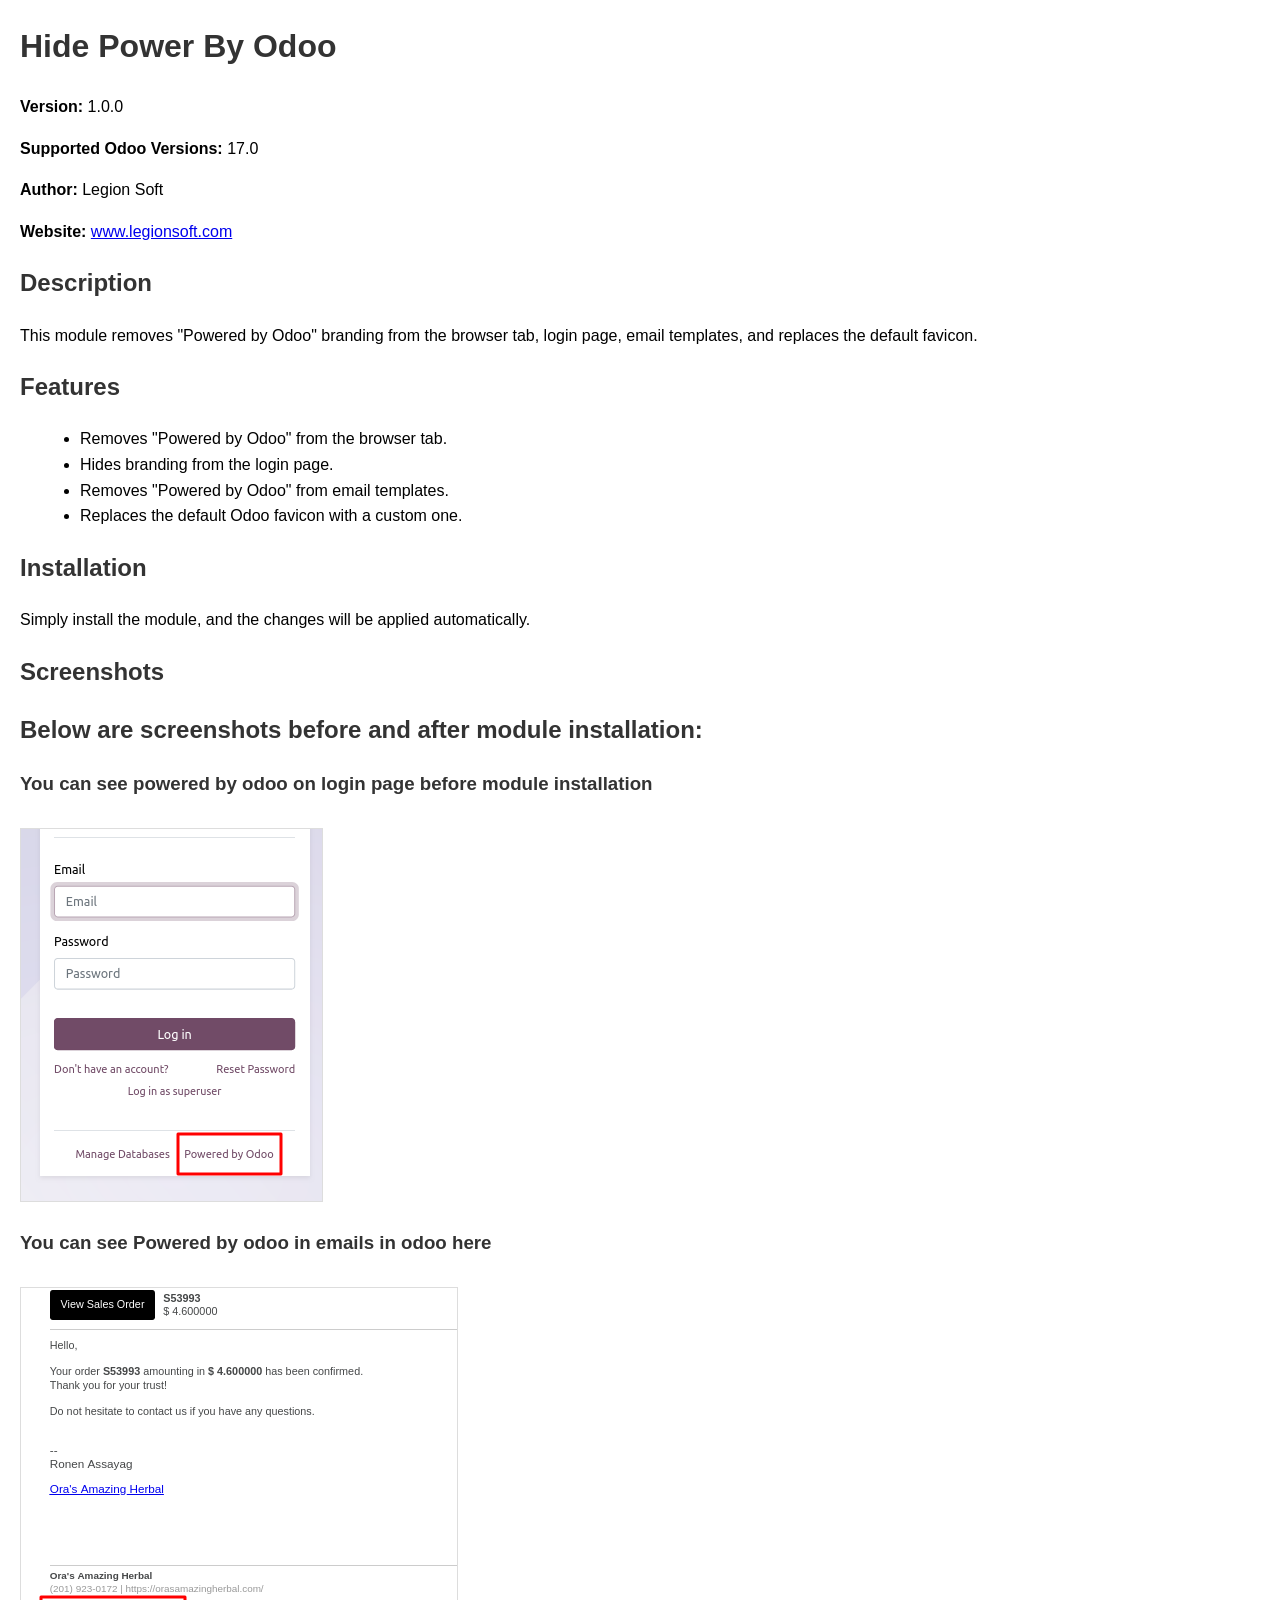
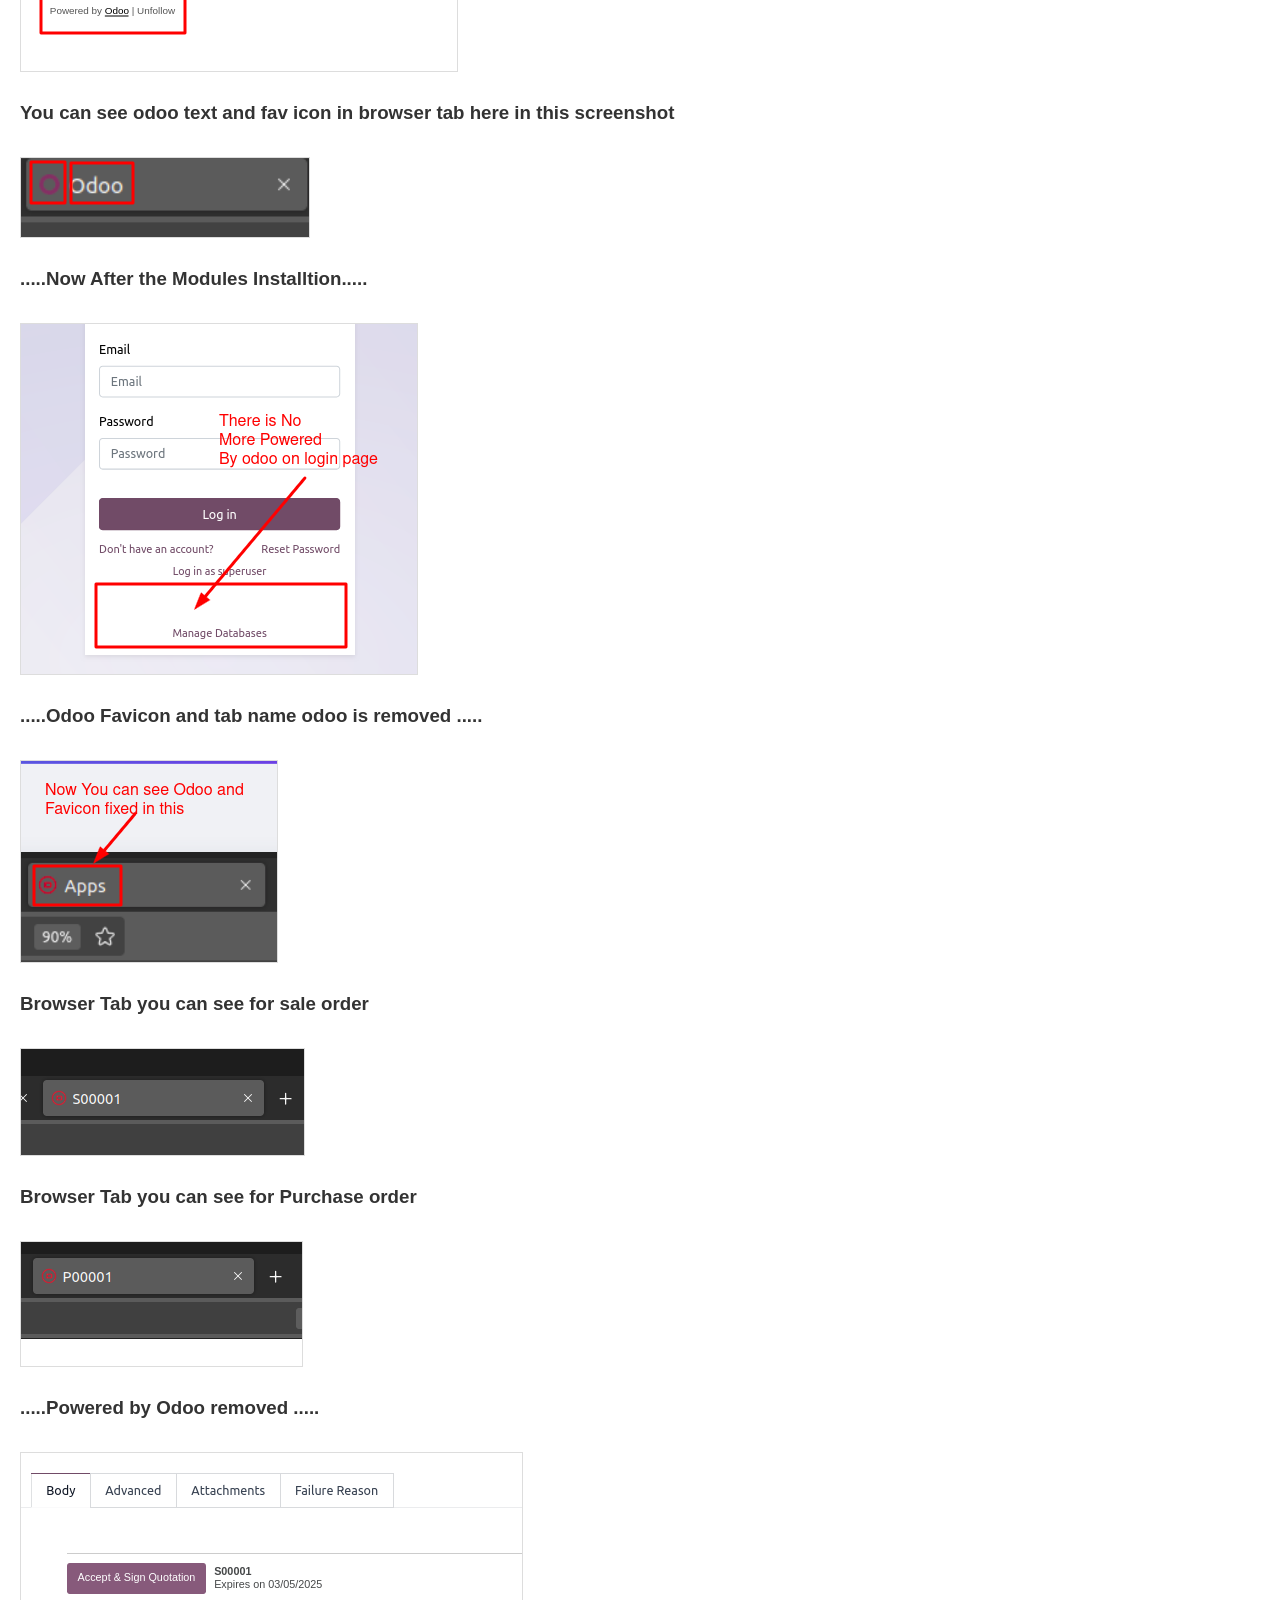
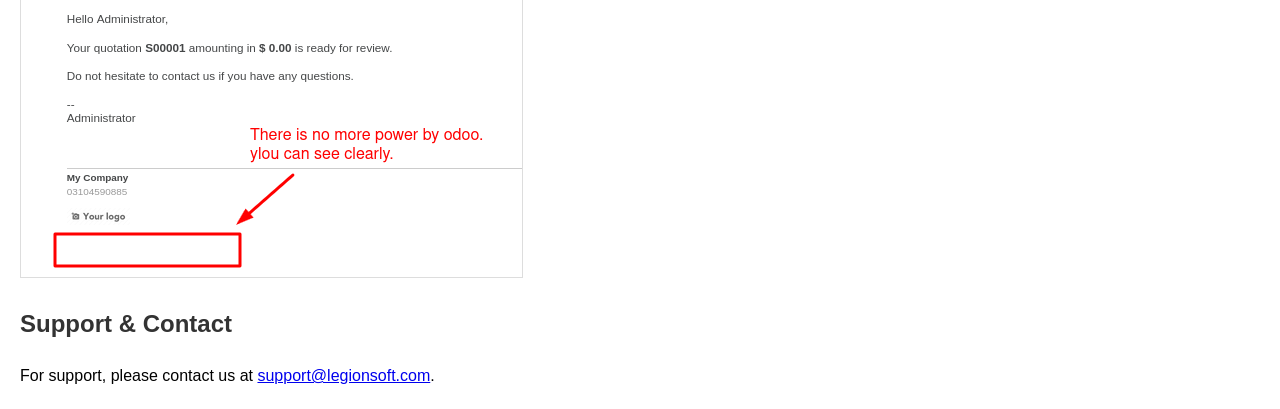
<file: legionsoft_hide_powerd_by_odoo/static/description/index.html>
<!DOCTYPE html>
<html>
<head>
    <meta charset="UTF-8">
    <meta name="viewport" content="width=device-width, initial-scale=1.0">
    <title>hide_power_by_odoo - Odoo App Store</title>
    <style>
        body {
            font-family: Arial, sans-serif;
            margin: 20px;
            padding: 0;
            line-height: 1.6;
        }
        h1, h2, h3 {
            color: #333;
        }
        ul {
            list-style: disc;
            margin-left: 20px;
        }
        .screenshot {
            max-width: 100%;
            border: 1px solid #ddd;
            margin-top: 10px;
        }
    </style>
</head>
<body>
    <h1>Hide Power By Odoo</h1>
    <p><strong>Version:</strong> 1.0.0</p>
    <p><strong>Supported Odoo Versions:</strong> 17.0</p>
    <p><strong>Author:</strong> Legion Soft</p>
    <p><strong>Website:</strong> <a href="https://www.legionsoft.com">www.legionsoft.com</a></p>
    
    <h2>Description</h2>
    <p>This module removes "Powered by Odoo" branding from the browser tab, login page, email templates, and replaces the default favicon.</p>
    
    <h2>Features</h2>
    <ul>
        <li>Removes "Powered by Odoo" from the browser tab.</li>
        <li>Hides branding from the login page.</li>
        <li>Removes "Powered by Odoo" from email templates.</li>
        <li>Replaces the default Odoo favicon with a custom one.</li>
    </ul>
    
    <h2>Installation</h2>
    <p>Simply install the module, and the changes will be applied automatically.</p>
    
    <h2>Screenshots</h2>
    <h2>Below are screenshots before and after module installation:</h2>
    <h3>You can see powered by odoo on login page before module installation</h3>
    <img src="Screenshot.png" alt="Before Installation" class="screenshot">
    <h3>You can see Powered by odoo in emails in odoo here</h3>
    <img src="Screenshot-1.png" alt="Before Installation" class="screenshot">
    <h3>You can see odoo text and fav icon in browser tab here in this screenshot</h3>
    <img src="Screenshot-2.png" alt="After - Browser Tab" class="screenshot">
    <h3>.....Now After the Modules Installtion.....</h3>
    <img src="Screenshot-3.png" alt="After - Login Page" class="screenshot">
        <h3>.....Odoo Favicon and tab name odoo is removed .....</h3>
    <img src="Screenshot-4.png" alt="After - Email Templates" class="screenshot">
    <h3> Browser Tab you can see for sale order </h3>
        <img src="Screenshot6.png" alt="After - Favicon Replacement" class="screenshot">
    <h3> Browser Tab you can see for Purchase order </h3>
        <img src="Screenshot7.png" alt="After - Favicon Replacement" class="screenshot">
    
            <h3>.....Powered by Odoo removed .....</h3>
    <img src="Screenshot-5.png" alt="After - Favicon Replacement" class="screenshot">
    
    <h2>Support & Contact</h2>
    <p>For support, please contact us at <a href="mailto:support@legionsoft.com">support@legionsoft.com</a>.</p>
</body>
</html>
</file>
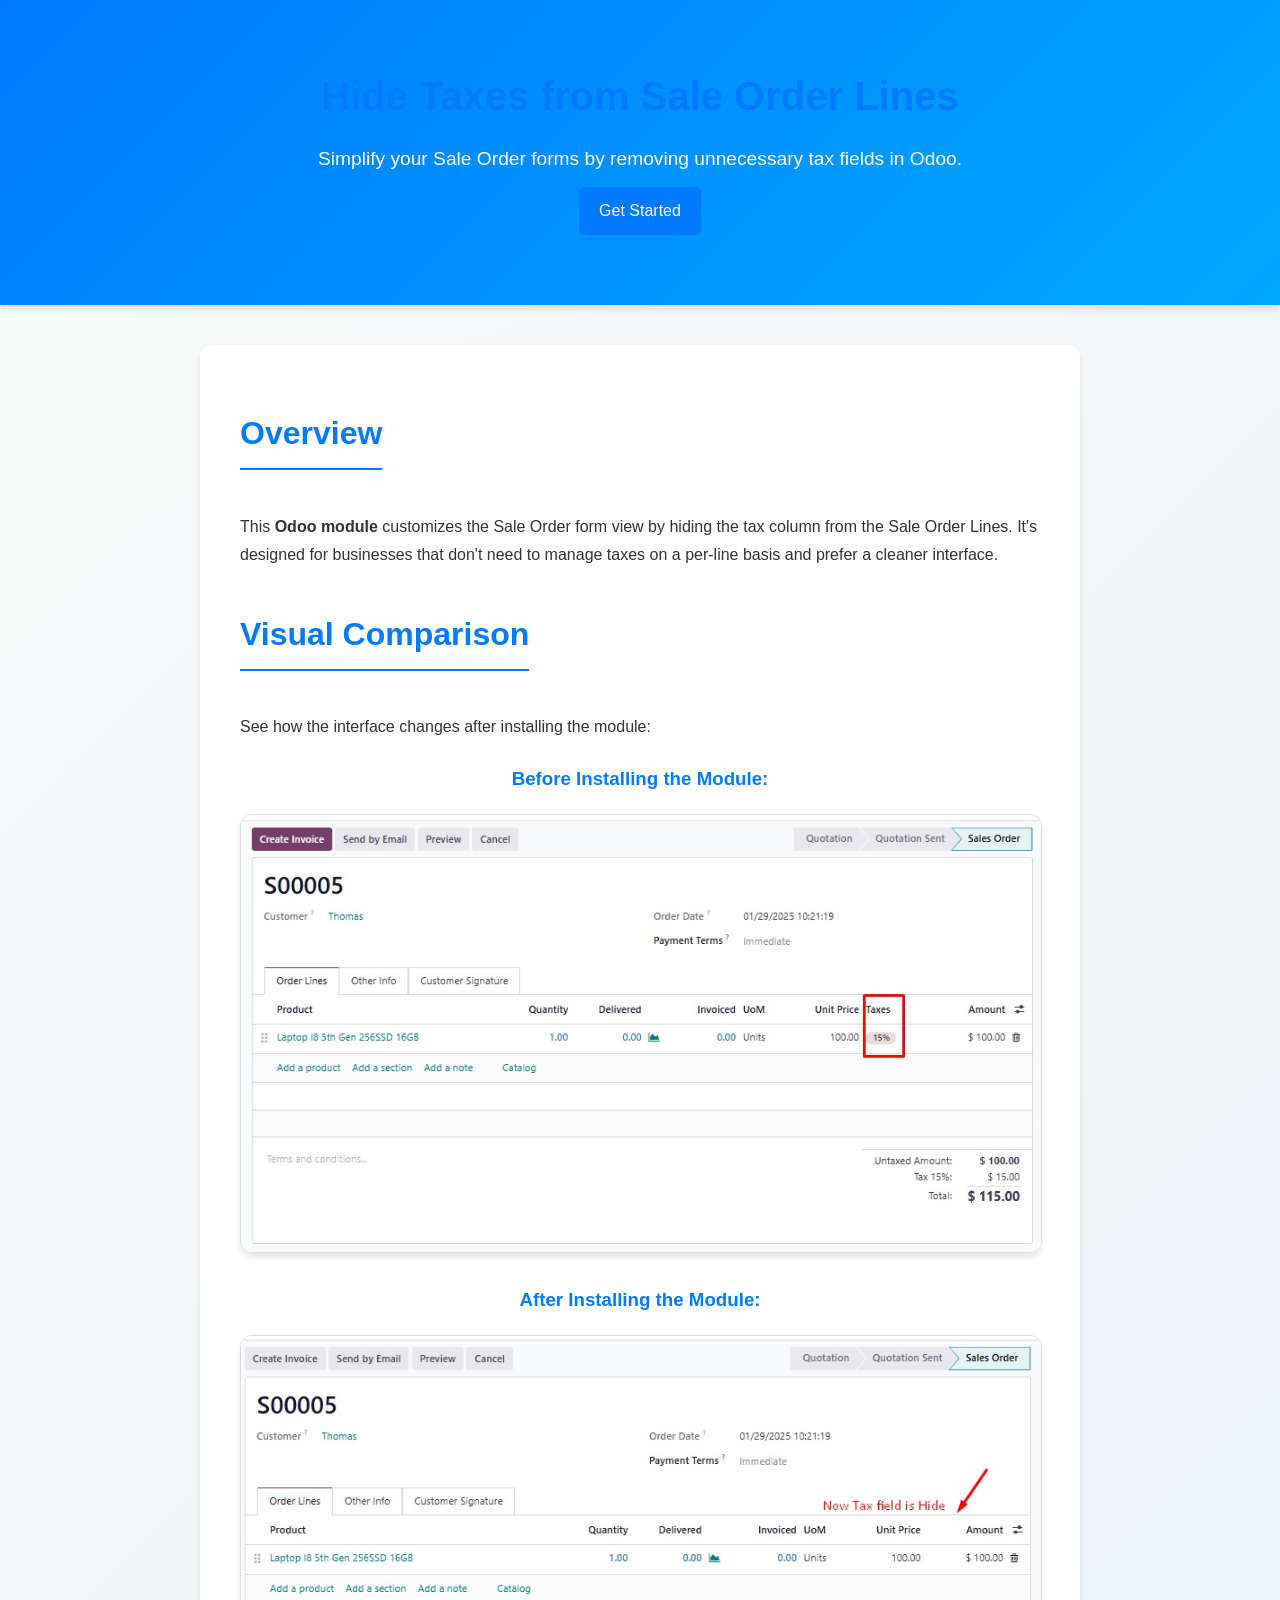
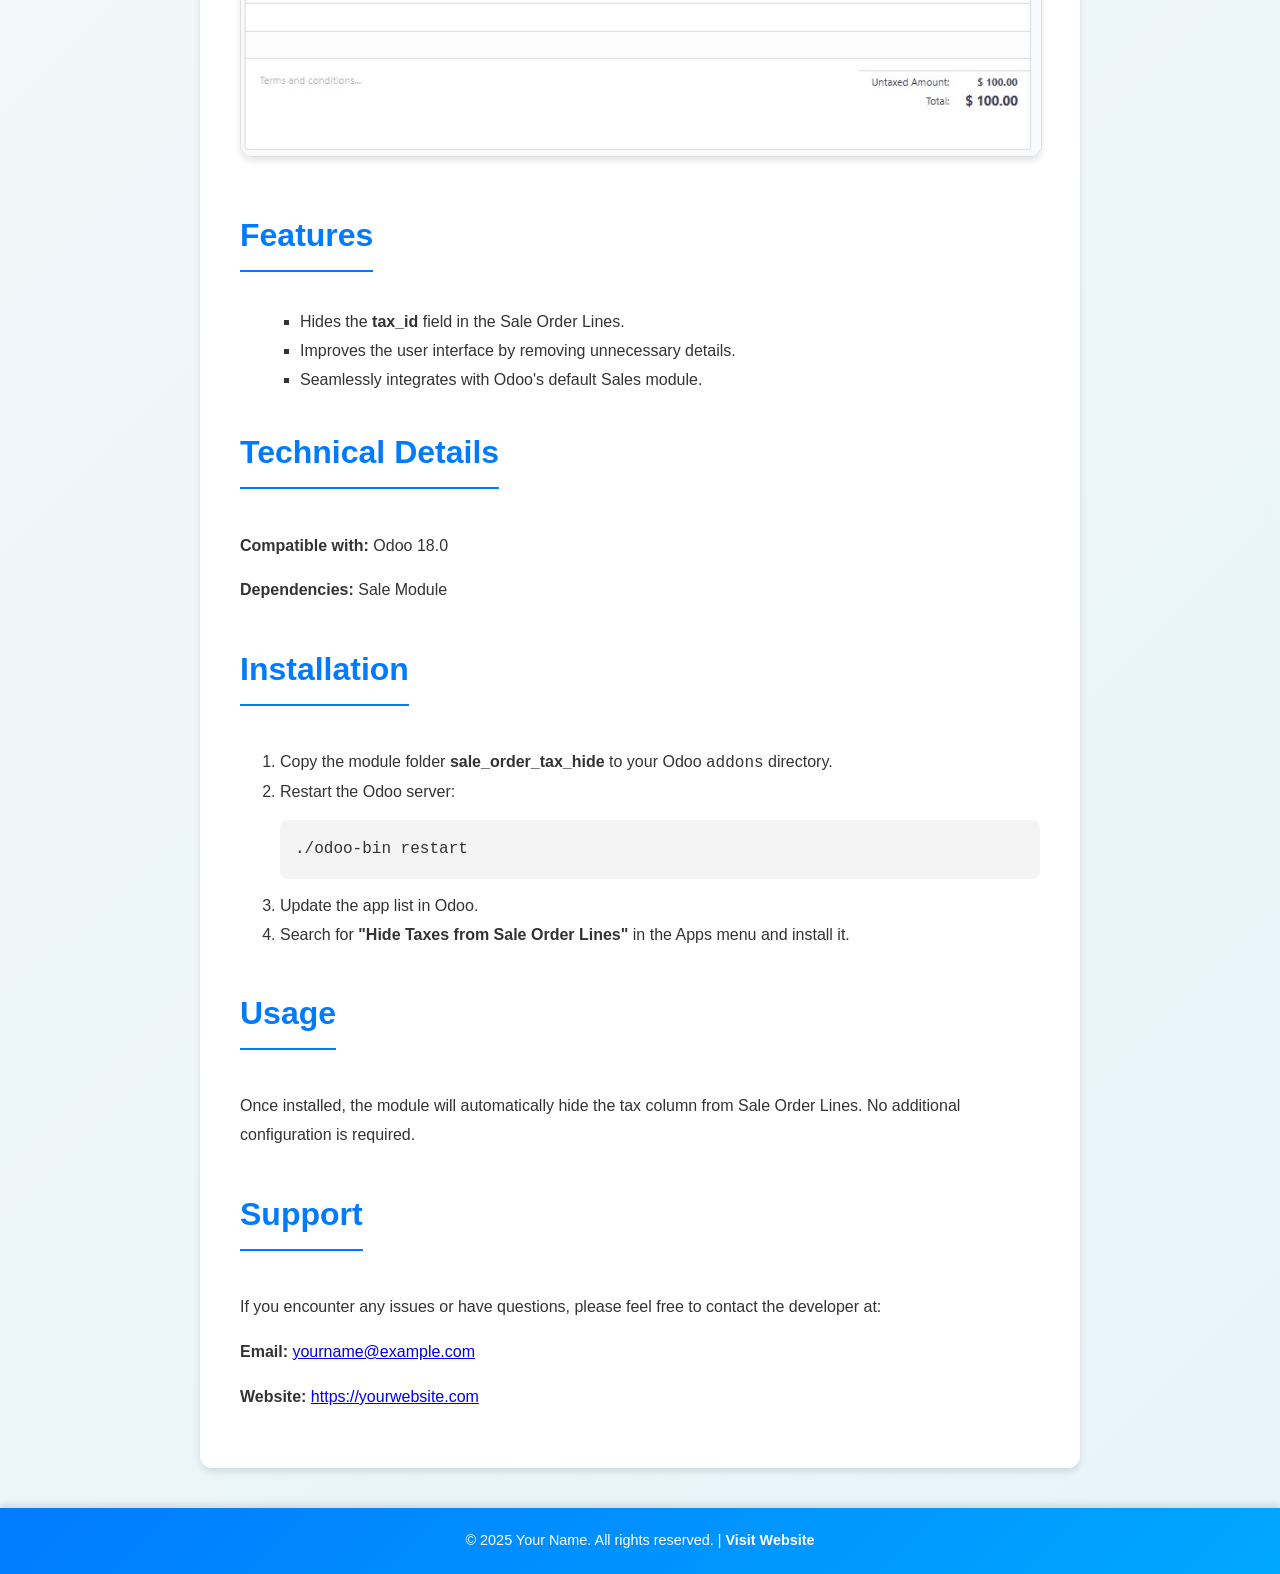
<file: sale_order_tax_hide/static/description/index.html>
<!DOCTYPE html>
<html lang="en">
<head>
    <meta charset="UTF-8">
    <meta name="viewport" content="width=device-width, initial-scale=1.0">
    <meta name="description" content="Odoo module to hide the tax field from sale order lines in the Sale Order form view. Simplify your Odoo interface and improve usability.">
    <meta name="keywords" content="Odoo, Sale Order, Tax Field, Hide Tax, Odoo Customization, Odoo Module, Odoo Development">
    <meta name="author" content="Your Name">
    <meta name="robots" content="index, follow">
    <link rel="canonical" href="https://yourwebsite.com/hide-taxes-sale-order-lines" />
    <title>Hide Taxes from Sale Order Lines | Odoo Customization Module</title>
    <!-- Structured Data (JSON-LD) -->
    <script type="application/ld+json">
    {
        "@context": "https://schema.org",
        "@type": "SoftwareApplication",
        "name": "Hide Taxes from Sale Order Lines",
        "description": "Odoo module to hide the tax field from sale order lines in the Sale Order form view.",
        "applicationCategory": "Business",
        "operatingSystem": "Odoo",
        "author": {
            "@type": "Person",
            "name": "Your Name"
        },
        "offers": {
            "@type": "Offer",
            "price": "0.00",
            "priceCurrency": "USD"
        }
    }
    </script>
    <style>
        /* General Styles */
        body {
            font-family: 'Segoe UI', Tahoma, Geneva, Verdana, sans-serif;
            line-height: 1.8;
            margin: 0;
            padding: 0;
            background: linear-gradient(135deg, #f9f9f9, #e6f4f9);
            color: #333;
        }

        header {
            background: linear-gradient(135deg, #007bff, #00a8ff);
            color: white;
            padding: 60px 0;
            text-align: center;
            box-shadow: 0 4px 6px rgba(0, 0, 0, 0.1);
        }

        header h1 {
            font-size: 2.5em;
            margin: 0;
            animation: fadeInDown 1s ease-in-out;
        }

        header p {
            font-size: 1.2em;
            margin: 10px 0 0;
            animation: fadeInUp 1s ease-in-out;
        }

        section {
            padding: 40px;
            margin: 40px auto;
            max-width: 800px;
            background: white;
            box-shadow: 0 4px 6px rgba(0, 0, 0, 0.1);
            border-radius: 12px;
            animation: fadeIn 1.5s ease-in-out;
        }

        h1, h2, h3 {
            color: #007bff;
        }

        h2 {
            margin-top: 20px;
            font-size: 2em;
            border-bottom: 2px solid #007bff;
            display: inline-block;
            padding-bottom: 5px;
        }

        ul {
            list-style-type: square;
            margin: 10px 0 10px 20px;
        }

        picture {
            display: block;
            margin: 20px auto;
            text-align: center;
        }

        img {
            max-width: 100%;
            height: auto;
            border: 1px solid #ddd;
            border-radius: 12px;
            box-shadow: 0 4px 6px rgba(0, 0, 0, 0.1);
            transition: transform 0.3s ease, box-shadow 0.3s ease;
        }

        img:hover {
            transform: scale(1.02);
            box-shadow: 0 6px 10px rgba(0, 0, 0, 0.2);
        }

        .footer {
            text-align: center;
            margin-top: 40px;
            padding: 20px;
            background: linear-gradient(135deg, #007bff, #00a8ff);
            color: white;
            font-size: 0.9em;
            box-shadow: 0 -4px 6px rgba(0, 0, 0, 0.1);
        }

        .footer a {
            color: white;
            text-decoration: none;
            font-weight: bold;
        }

        .footer a:hover {
            text-decoration: underline;
        }

        /* Animations */
        @keyframes fadeIn {
            from { opacity: 0; }
            to { opacity: 1; }
        }

        @keyframes fadeInDown {
            from {
                opacity: 0;
                transform: translateY(-20px);
            }
            to {
                opacity: 1;
                transform: translateY(0);
            }
        }

        @keyframes fadeInUp {
            from {
                opacity: 0;
                transform: translateY(20px);
            }
            to {
                opacity: 1;
                transform: translateY(0);
            }
        }

        /* Buttons */
        .btn {
            display: inline-block;
            padding: 10px 20px;
            margin: 10px 0;
            background: #007bff;
            color: white;
            border-radius: 5px;
            text-decoration: none;
            transition: background 0.3s ease;
        }

        .btn:hover {
            background: #0056b3;
        }

        /* Code Blocks */
        pre {
            background: #f4f4f4;
            padding: 15px;
            border-radius: 8px;
            overflow-x: auto;
        }

        code {
            font-family: 'Courier New', Courier, monospace;
            color: #333;
        }
    </style>
</head>
<body>
    <header>
        <h1>Hide Taxes from Sale Order Lines</h1>
        <p>Simplify your Sale Order forms by removing unnecessary tax fields in Odoo.</p>
        <a href="#installation" class="btn">Get Started</a>
    </header>
    <section>
        <h2>Overview</h2>
        <p>This <strong>Odoo module</strong> customizes the Sale Order form view by hiding the tax column from the Sale Order Lines. It's designed for businesses that don't need to manage taxes on a per-line basis and prefer a cleaner interface.</p>
        
        <h2>Visual Comparison</h2>
        <p>See how the interface changes after installing the module:</p>
        
        <picture>
            <h3>Before Installing the Module:</h3>
            <img src="after-install.jpeg" alt="Sale Order Lines with tax field visible in Odoo">
        </picture>
        
        <picture>
            <h3>After Installing the Module:</h3>
            <img src="before-install.jpeg" alt="Sale Order Lines with tax field hidden in Odoo">
        </picture>
        
        <h2>Features</h2>
        <ul>
            <li>Hides the <strong>tax_id</strong> field in the Sale Order Lines.</li>
            <li>Improves the user interface by removing unnecessary details.</li>
            <li>Seamlessly integrates with Odoo's default Sales module.</li>
        </ul>
        
        <h2>Technical Details</h2>
        <p><strong>Compatible with:</strong> Odoo 18.0</p>
        <p><strong>Dependencies:</strong> Sale Module</p>
        
        <h2 id="installation">Installation</h2>
        <ol>
            <li>Copy the module folder <strong>sale_order_tax_hide</strong> to your Odoo <code>addons</code> directory.</li>
            <li>Restart the Odoo server:</li>
            <pre><code>./odoo-bin restart</code></pre>
            <li>Update the app list in Odoo.</li>
            <li>Search for <strong>"Hide Taxes from Sale Order Lines"</strong> in the Apps menu and install it.</li>
        </ol>
        
        <h2>Usage</h2>
        <p>Once installed, the module will automatically hide the tax column from Sale Order Lines. No additional configuration is required.</p>
        
        <h2>Support</h2>
        <p>If you encounter any issues or have questions, please feel free to contact the developer at:</p>
        <p><strong>Email:</strong> <a href="mailto:yourname@example.com">yourname@example.com</a></p>
        <p><strong>Website:</strong> <a href="https://yourwebsite.com">https://yourwebsite.com</a></p>
    </section>
    <div class="footer">
        &copy; 2025 Your Name. All rights reserved. | <a href="https://yourwebsite.com">Visit Website</a>
    </div>
</body>
</html>
</file>
